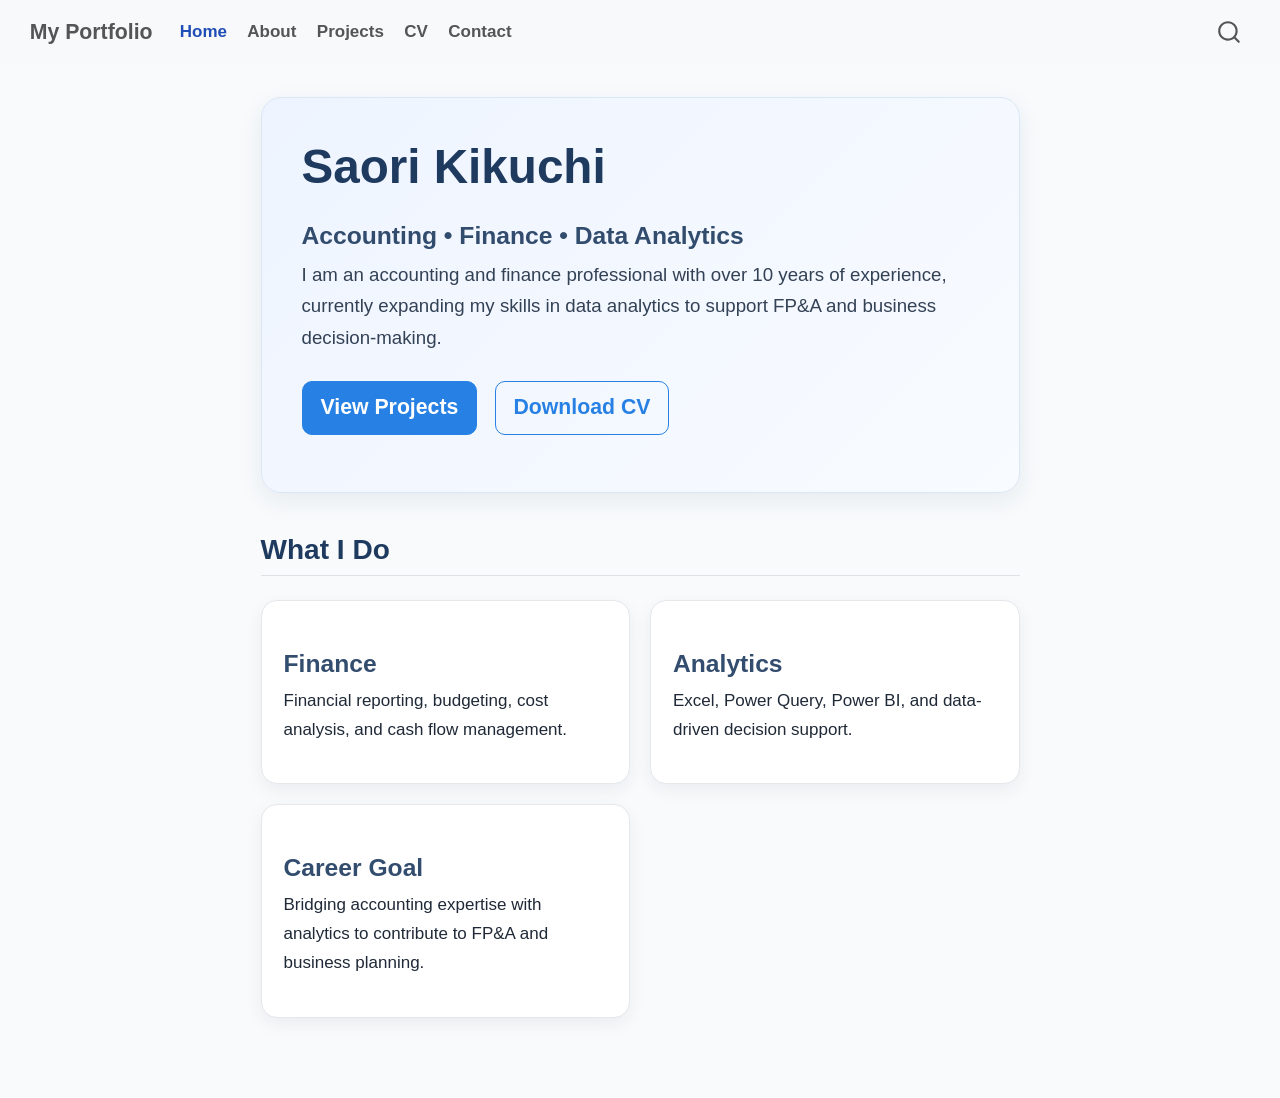
<file: docs/index.html>
<!DOCTYPE html>
<html xmlns="http://www.w3.org/1999/xhtml" lang="en" xml:lang="en"><head>

<meta charset="utf-8">
<meta name="generator" content="quarto-1.9.33">

<meta name="viewport" content="width=device-width, initial-scale=1.0, user-scalable=yes">


<title>My Portfolio</title>
<style>
/* Default styles provided by pandoc.
** See https://pandoc.org/MANUAL.html#variables-for-html for config info.
*/
code{white-space: pre-wrap;}
span.smallcaps{font-variant: small-caps;}
div.columns{display: flex; gap: min(4vw, 1.5em);}
div.column{flex: auto; overflow-x: auto;}
div.hanging-indent{margin-left: 1.5em; text-indent: -1.5em;}
ul.task-list{list-style: none;}
ul.task-list li input[type="checkbox"] {
  width: 0.8em;
  margin: 0 0.8em 0.2em -1em; /* quarto-specific, see https://github.com/quarto-dev/quarto-cli/issues/4556 */ 
  vertical-align: middle;
}
</style>


<script src="site_libs/quarto-nav/quarto-nav.js"></script>
<script src="site_libs/quarto-nav/headroom.min.js"></script>
<script src="site_libs/clipboard/clipboard.min.js"></script>
<script src="site_libs/quarto-search/autocomplete.umd.js"></script>
<script src="site_libs/quarto-search/fuse.min.js"></script>
<script src="site_libs/quarto-search/quarto-search.js"></script>
<meta name="quarto:offset" content="./">
<script src="site_libs/quarto-html/quarto.js" type="module"></script>
<script src="site_libs/quarto-html/tabsets/tabsets.js" type="module"></script>
<script src="site_libs/quarto-html/popper.min.js"></script>
<script src="site_libs/quarto-html/tippy.umd.min.js"></script>
<script src="site_libs/quarto-html/anchor.min.js"></script>
<link href="site_libs/quarto-html/tippy.css" rel="stylesheet">
<link href="site_libs/quarto-html/quarto-syntax-highlighting-6d4e4c6c342646cac9792aff734a6985.css" rel="stylesheet" id="quarto-text-highlighting-styles">
<script src="site_libs/bootstrap/bootstrap.min.js"></script>
<link href="site_libs/bootstrap/bootstrap-icons.css" rel="stylesheet">
<link href="site_libs/bootstrap/bootstrap-a0f9fd0d421825b736dc1bbcbcba2219.min.css" rel="stylesheet" append-hash="true" id="quarto-bootstrap" data-mode="light">
<script id="quarto-search-options" type="application/json">{
  "location": "navbar",
  "copy-button": false,
  "collapse-after": 3,
  "panel-placement": "end",
  "type": "overlay",
  "limit": 50,
  "keyboard-shortcut": [
    "f",
    "/",
    "s"
  ],
  "show-item-context": false,
  "language": {
    "search-no-results-text": "No results",
    "search-matching-documents-text": "matching documents",
    "search-copy-link-title": "Copy link to search",
    "search-hide-matches-text": "Hide additional matches",
    "search-more-match-text": "more match in this document",
    "search-more-matches-text": "more matches in this document",
    "search-clear-button-title": "Clear",
    "search-text-placeholder": "",
    "search-detached-cancel-button-title": "Cancel",
    "search-submit-button-title": "Submit",
    "search-label": "Search"
  }
}</script>


<link rel="stylesheet" href="styles.css">
</head>

<body class="nav-fixed fullcontent quarto-light">

<div id="quarto-search-results"></div>
  <header id="quarto-header" class="headroom fixed-top">
    <nav class="navbar navbar-expand-lg " data-bs-theme="dark">
      <div class="navbar-container container-fluid">
      <div class="navbar-brand-container mx-auto">
    <a class="navbar-brand" href="./index.html">
    <span class="navbar-title">My Portfolio</span>
    </a>
  </div>
            <div id="quarto-search" class="" title="Search"></div>
          <button class="navbar-toggler" type="button" data-bs-toggle="collapse" data-bs-target="#navbarCollapse" aria-controls="navbarCollapse" role="menu" aria-expanded="false" aria-label="Toggle navigation" onclick="if (window.quartoToggleHeadroom) { window.quartoToggleHeadroom(); }">
  <span class="navbar-toggler-icon"></span>
</button>
          <div class="collapse navbar-collapse" id="navbarCollapse">
            <ul class="navbar-nav navbar-nav-scroll me-auto">
  <li class="nav-item">
    <a class="nav-link active" href="./index.html" aria-current="page"> 
<span class="menu-text">Home</span></a>
  </li>  
  <li class="nav-item">
    <a class="nav-link" href="./about.html"> 
<span class="menu-text">About</span></a>
  </li>  
  <li class="nav-item">
    <a class="nav-link" href="./projects.html"> 
<span class="menu-text">Projects</span></a>
  </li>  
  <li class="nav-item">
    <a class="nav-link" href="./cv.html"> 
<span class="menu-text">CV</span></a>
  </li>  
  <li class="nav-item">
    <a class="nav-link" href="./contact.html"> 
<span class="menu-text">Contact</span></a>
  </li>  
</ul>
          </div> <!-- /navcollapse -->
            <div class="quarto-navbar-tools">
</div>
      </div> <!-- /container-fluid -->
    </nav>
</header>
<!-- content -->
<div id="quarto-content" class="quarto-container page-columns page-rows-contents page-layout-article page-navbar">
<!-- sidebar -->
<!-- margin-sidebar -->
    
<!-- main -->
<main class="content" id="quarto-document-content"><header id="title-block-header" class="quarto-title-block"></header>




<section id="saori-kikuchi" class="level1 hero">
<h1>Saori Kikuchi</h1>
<section id="accounting-finance-data-analytics" class="level3">
<h3 class="anchored" data-anchor-id="accounting-finance-data-analytics">Accounting • Finance • Data Analytics</h3>
<p>I am an accounting and finance professional with over 10 years of experience, currently expanding my skills in data analytics to support FP&amp;A and business decision-making.</p>
<p><a href="./projects.html" class="btn btn-primary btn-lg">View Projects</a> <a href="CV2026.pdf" class="btn btn-outline-primary btn-lg">Download CV</a></p>
</section>
</section>
<section id="what-i-do" class="level2">
<h2 class="anchored" data-anchor-id="what-i-do">What I Do</h2>
<div class="feature-grid">
<section id="finance" class="level3 feature-card">
<h3 class="anchored" data-anchor-id="finance">Finance</h3>
<p>Financial reporting, budgeting, cost analysis, and cash flow management.</p>
</section>
<section id="analytics" class="level3 feature-card">
<h3 class="anchored" data-anchor-id="analytics">Analytics</h3>
<p>Excel, Power Query, Power BI, and data-driven decision support.</p>
</section>
<section id="career-goal" class="level3 feature-card">
<h3 class="anchored" data-anchor-id="career-goal">Career Goal</h3>
<p>Bridging accounting expertise with analytics to contribute to FP&amp;A and business planning.</p>
</section>
</div>


</section>

</main> <!-- /main -->
<script id="quarto-html-after-body" type="application/javascript">
  window.document.addEventListener("DOMContentLoaded", function (event) {
    const icon = "";
    const anchorJS = new window.AnchorJS();
    anchorJS.options = {
      placement: 'right',
      icon: icon
    };
    anchorJS.add('.anchored');
    const isCodeAnnotation = (el) => {
      for (const clz of el.classList) {
        if (clz.startsWith('code-annotation-')) {                     
          return true;
        }
      }
      return false;
    }
    const onCopySuccess = function(e) {
      // button target
      const button = e.trigger;
      // don't keep focus
      button.blur();
      // flash "checked"
      button.classList.add('code-copy-button-checked');
      var currentTitle = button.getAttribute("title");
      button.setAttribute("title", "Copied!");
      let tooltip;
      if (window.bootstrap) {
        button.setAttribute("data-bs-toggle", "tooltip");
        button.setAttribute("data-bs-placement", "left");
        button.setAttribute("data-bs-title", "Copied!");
        tooltip = new bootstrap.Tooltip(button, 
          { trigger: "manual", 
            customClass: "code-copy-button-tooltip",
            offset: [0, -8]});
        tooltip.show();    
      }
      setTimeout(function() {
        if (tooltip) {
          tooltip.hide();
          button.removeAttribute("data-bs-title");
          button.removeAttribute("data-bs-toggle");
          button.removeAttribute("data-bs-placement");
        }
        button.setAttribute("title", currentTitle);
        button.classList.remove('code-copy-button-checked');
      }, 1000);
      // clear code selection
      e.clearSelection();
    }
    const getTextToCopy = function(trigger) {
      const outerScaffold = trigger.parentElement.cloneNode(true);
      const codeEl = outerScaffold.querySelector('code');
      for (const childEl of codeEl.children) {
        if (isCodeAnnotation(childEl)) {
          childEl.remove();
        }
      }
      return codeEl.innerText;
    }
    const clipboard = new window.ClipboardJS('.code-copy-button:not([data-in-quarto-modal])', {
      text: getTextToCopy
    });
    clipboard.on('success', onCopySuccess);
    if (window.document.getElementById('quarto-embedded-source-code-modal')) {
      const clipboardModal = new window.ClipboardJS('.code-copy-button[data-in-quarto-modal]', {
        text: getTextToCopy,
        container: window.document.getElementById('quarto-embedded-source-code-modal')
      });
      clipboardModal.on('success', onCopySuccess);
    }
      var localhostRegex = new RegExp(/^(?:http|https):\/\/localhost\:?[0-9]*\//);
      var mailtoRegex = new RegExp(/^mailto:/);
        var filterRegex = new RegExp('/' + window.location.host + '/');
      var isInternal = (href) => {
          return filterRegex.test(href) || localhostRegex.test(href) || mailtoRegex.test(href);
      }
      // Inspect non-navigation links and adorn them if external
     var links = window.document.querySelectorAll('a[href]:not(.nav-link):not(.navbar-brand):not(.toc-action):not(.sidebar-link):not(.sidebar-item-toggle):not(.pagination-link):not(.no-external):not([aria-hidden]):not(.dropdown-item):not(.quarto-navigation-tool):not(.about-link)');
      for (var i=0; i<links.length; i++) {
        const link = links[i];
        if (!isInternal(link.href)) {
          // undo the damage that might have been done by quarto-nav.js in the case of
          // links that we want to consider external
          if (link.dataset.originalHref !== undefined) {
            link.href = link.dataset.originalHref;
          }
        }
      }
    function tippyHover(el, contentFn, onTriggerFn, onUntriggerFn) {
      const config = {
        allowHTML: true,
        maxWidth: 500,
        delay: 100,
        arrow: false,
        appendTo: function(el) {
            return el.parentElement;
        },
        interactive: true,
        interactiveBorder: 10,
        theme: 'quarto',
        placement: 'bottom-start',
      };
      if (contentFn) {
        config.content = contentFn;
      }
      if (onTriggerFn) {
        config.onTrigger = onTriggerFn;
      }
      if (onUntriggerFn) {
        config.onUntrigger = onUntriggerFn;
      }
      window.tippy(el, config); 
    }
    const noterefs = window.document.querySelectorAll('a[role="doc-noteref"]');
    for (var i=0; i<noterefs.length; i++) {
      const ref = noterefs[i];
      tippyHover(ref, function() {
        // use id or data attribute instead here
        let href = ref.getAttribute('data-footnote-href') || ref.getAttribute('href');
        try { href = new URL(href).hash; } catch {}
        const id = href.replace(/^#\/?/, "");
        const note = window.document.getElementById(id);
        if (note) {
          return note.innerHTML;
        } else {
          return "";
        }
      });
    }
    const xrefs = window.document.querySelectorAll('a.quarto-xref');
    const processXRef = (id, note) => {
      // Strip column container classes
      const stripColumnClz = (el) => {
        el.classList.remove("page-full", "page-columns");
        if (el.children) {
          for (const child of el.children) {
            stripColumnClz(child);
          }
        }
      }
      stripColumnClz(note)
      if (id === null || id.startsWith('sec-')) {
        // Special case sections, only their first couple elements
        const container = document.createElement("div");
        if (note.children && note.children.length > 2) {
          container.appendChild(note.children[0].cloneNode(true));
          for (let i = 1; i < note.children.length; i++) {
            const child = note.children[i];
            if (child.tagName === "P" && child.innerText === "") {
              continue;
            } else {
              container.appendChild(child.cloneNode(true));
              break;
            }
          }
          if (window.Quarto?.typesetMath) {
            window.Quarto.typesetMath(container);
          }
          return container.innerHTML
        } else {
          if (window.Quarto?.typesetMath) {
            window.Quarto.typesetMath(note);
          }
          return note.innerHTML;
        }
      } else {
        // Remove any anchor links if they are present
        const anchorLink = note.querySelector('a.anchorjs-link');
        if (anchorLink) {
          anchorLink.remove();
        }
        if (window.Quarto?.typesetMath) {
          window.Quarto.typesetMath(note);
        }
        if (note.classList.contains("callout")) {
          return note.outerHTML;
        } else {
          return note.innerHTML;
        }
      }
    }
    for (var i=0; i<xrefs.length; i++) {
      const xref = xrefs[i];
      tippyHover(xref, undefined, function(instance) {
        instance.disable();
        let url = xref.getAttribute('href');
        let hash = undefined; 
        if (url.startsWith('#')) {
          hash = url;
        } else {
          try { hash = new URL(url).hash; } catch {}
        }
        if (hash) {
          const id = hash.replace(/^#\/?/, "");
          const note = window.document.getElementById(id);
          if (note !== null) {
            try {
              const html = processXRef(id, note.cloneNode(true));
              instance.setContent(html);
            } finally {
              instance.enable();
              instance.show();
            }
          } else {
            // See if we can fetch this
            fetch(url.split('#')[0])
            .then(res => res.text())
            .then(html => {
              const parser = new DOMParser();
              const htmlDoc = parser.parseFromString(html, "text/html");
              const note = htmlDoc.getElementById(id);
              if (note !== null) {
                const html = processXRef(id, note);
                instance.setContent(html);
              } 
            }).finally(() => {
              instance.enable();
              instance.show();
            });
          }
        } else {
          // See if we can fetch a full url (with no hash to target)
          // This is a special case and we should probably do some content thinning / targeting
          fetch(url)
          .then(res => res.text())
          .then(html => {
            const parser = new DOMParser();
            const htmlDoc = parser.parseFromString(html, "text/html");
            const note = htmlDoc.querySelector('main.content');
            if (note !== null) {
              // This should only happen for chapter cross references
              // (since there is no id in the URL)
              // remove the first header
              if (note.children.length > 0 && note.children[0].tagName === "HEADER") {
                note.children[0].remove();
              }
              const html = processXRef(null, note);
              instance.setContent(html);
            } 
          }).finally(() => {
            instance.enable();
            instance.show();
          });
        }
      }, function(instance) {
      });
    }
        let selectedAnnoteEl;
        const selectorForAnnotation = ( cell, annotation) => {
          let cellAttr = 'data-code-cell="' + cell + '"';
          let lineAttr = 'data-code-annotation="' +  annotation + '"';
          const selector = 'span[' + cellAttr + '][' + lineAttr + ']';
          return selector;
        }
        const selectCodeLines = (annoteEl) => {
          const doc = window.document;
          const targetCell = annoteEl.getAttribute("data-target-cell");
          const targetAnnotation = annoteEl.getAttribute("data-target-annotation");
          const annoteSpan = window.document.querySelector(selectorForAnnotation(targetCell, targetAnnotation));
          const lines = annoteSpan.getAttribute("data-code-lines").split(",");
          const lineIds = lines.map((line) => {
            return targetCell + "-" + line;
          })
          let top = null;
          let height = null;
          let parent = null;
          if (lineIds.length > 0) {
              //compute the position of the single el (top and bottom and make a div)
              const el = window.document.getElementById(lineIds[0]);
              top = el.offsetTop;
              height = el.offsetHeight;
              parent = el.parentElement.parentElement;
            if (lineIds.length > 1) {
              const lastEl = window.document.getElementById(lineIds[lineIds.length - 1]);
              const bottom = lastEl.offsetTop + lastEl.offsetHeight;
              height = bottom - top;
            }
            if (top !== null && height !== null && parent !== null) {
              // cook up a div (if necessary) and position it 
              let div = window.document.getElementById("code-annotation-line-highlight");
              if (div === null) {
                div = window.document.createElement("div");
                div.setAttribute("id", "code-annotation-line-highlight");
                div.style.position = 'absolute';
                parent.appendChild(div);
              }
              div.style.top = top - 2 + "px";
              div.style.height = height + 4 + "px";
              div.style.left = 0;
              let gutterDiv = window.document.getElementById("code-annotation-line-highlight-gutter");
              if (gutterDiv === null) {
                gutterDiv = window.document.createElement("div");
                gutterDiv.setAttribute("id", "code-annotation-line-highlight-gutter");
                gutterDiv.style.position = 'absolute';
                const codeCell = window.document.getElementById(targetCell);
                const gutter = codeCell.querySelector('.code-annotation-gutter');
                gutter.appendChild(gutterDiv);
              }
              gutterDiv.style.top = top - 2 + "px";
              gutterDiv.style.height = height + 4 + "px";
            }
            selectedAnnoteEl = annoteEl;
          }
        };
        const unselectCodeLines = () => {
          const elementsIds = ["code-annotation-line-highlight", "code-annotation-line-highlight-gutter"];
          elementsIds.forEach((elId) => {
            const div = window.document.getElementById(elId);
            if (div) {
              div.remove();
            }
          });
          selectedAnnoteEl = undefined;
        };
          // Handle positioning of the toggle
      window.addEventListener(
        "resize",
        throttle(() => {
          elRect = undefined;
          if (selectedAnnoteEl) {
            selectCodeLines(selectedAnnoteEl);
          }
        }, 10)
      );
      function throttle(fn, ms) {
      let throttle = false;
      let timer;
        return (...args) => {
          if(!throttle) { // first call gets through
              fn.apply(this, args);
              throttle = true;
          } else { // all the others get throttled
              if(timer) clearTimeout(timer); // cancel #2
              timer = setTimeout(() => {
                fn.apply(this, args);
                timer = throttle = false;
              }, ms);
          }
        };
      }
        // Attach click handler to the DT
        const annoteDls = window.document.querySelectorAll('dt[data-target-cell]');
        for (const annoteDlNode of annoteDls) {
          annoteDlNode.addEventListener('click', (event) => {
            const clickedEl = event.target;
            if (clickedEl !== selectedAnnoteEl) {
              unselectCodeLines();
              const activeEl = window.document.querySelector('dt[data-target-cell].code-annotation-active');
              if (activeEl) {
                activeEl.classList.remove('code-annotation-active');
              }
              selectCodeLines(clickedEl);
              clickedEl.classList.add('code-annotation-active');
            } else {
              // Unselect the line
              unselectCodeLines();
              clickedEl.classList.remove('code-annotation-active');
            }
          });
        }
    const findCites = (el) => {
      const parentEl = el.parentElement;
      if (parentEl) {
        const cites = parentEl.dataset.cites;
        if (cites) {
          return {
            el,
            cites: cites.split(' ')
          };
        } else {
          return findCites(el.parentElement)
        }
      } else {
        return undefined;
      }
    };
    var bibliorefs = window.document.querySelectorAll('a[role="doc-biblioref"]');
    for (var i=0; i<bibliorefs.length; i++) {
      const ref = bibliorefs[i];
      const citeInfo = findCites(ref);
      if (citeInfo) {
        tippyHover(citeInfo.el, function() {
          var popup = window.document.createElement('div');
          citeInfo.cites.forEach(function(cite) {
            var citeDiv = window.document.createElement('div');
            citeDiv.classList.add('hanging-indent');
            citeDiv.classList.add('csl-entry');
            var biblioDiv = window.document.getElementById('ref-' + cite);
            if (biblioDiv) {
              citeDiv.innerHTML = biblioDiv.innerHTML;
            }
            popup.appendChild(citeDiv);
          });
          return popup.innerHTML;
        });
      }
    }
  });
  </script>
</div> <!-- /content -->




</body></html>
</file>
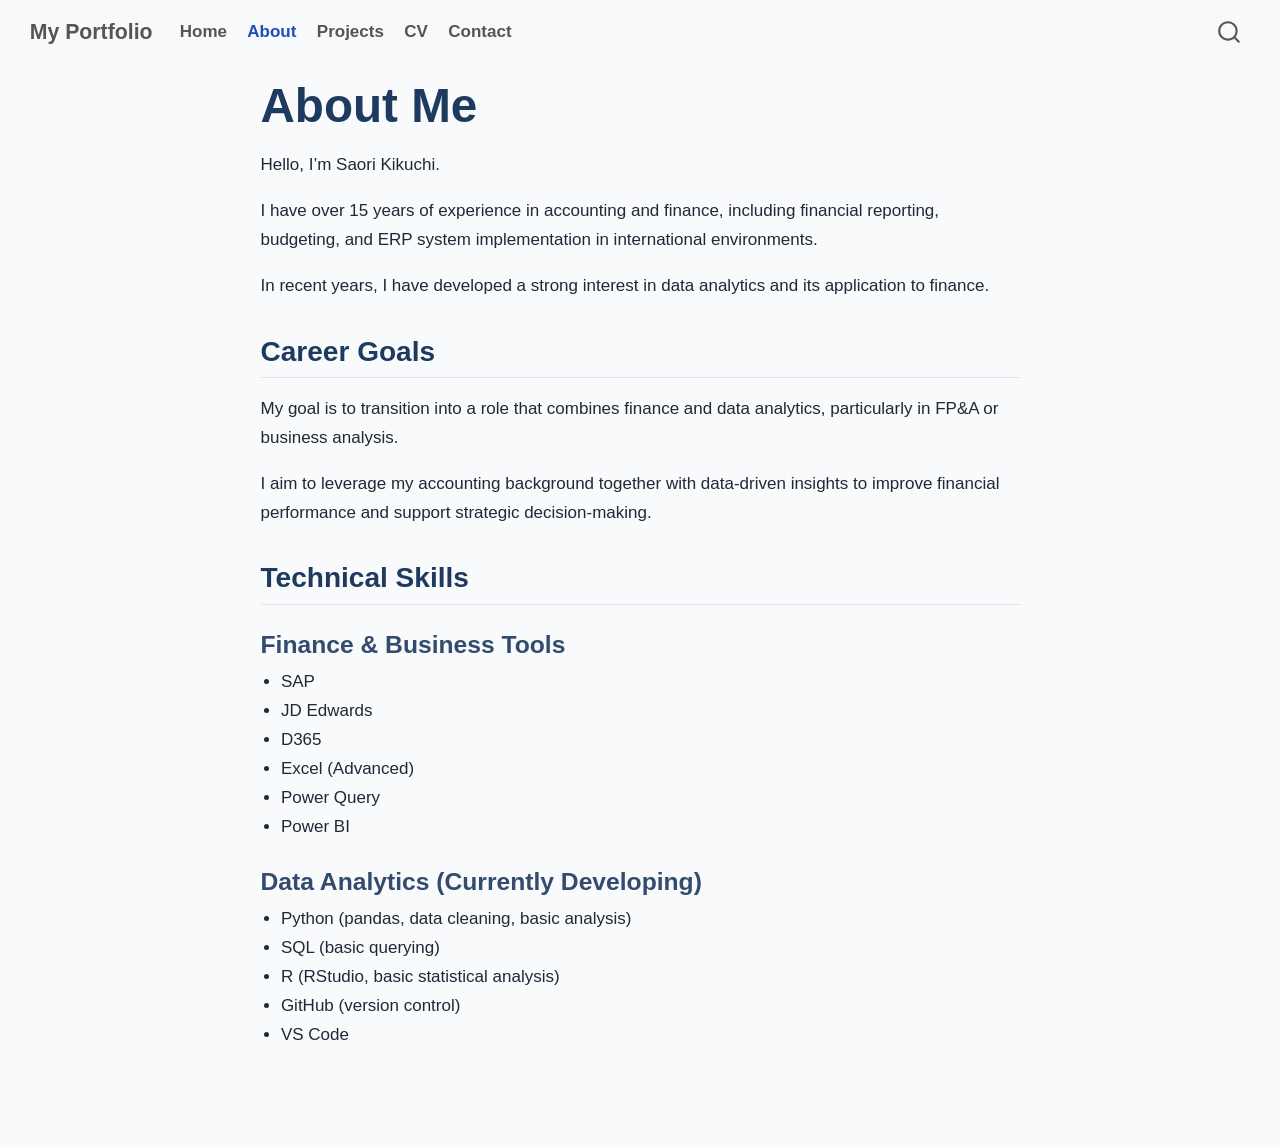
<file: docs/about.html>
<!DOCTYPE html>
<html xmlns="http://www.w3.org/1999/xhtml" lang="en" xml:lang="en"><head>

<meta charset="utf-8">
<meta name="generator" content="quarto-1.9.33">

<meta name="viewport" content="width=device-width, initial-scale=1.0, user-scalable=yes">


<title>About Me – My Portfolio</title>
<style>
/* Default styles provided by pandoc.
** See https://pandoc.org/MANUAL.html#variables-for-html for config info.
*/
code{white-space: pre-wrap;}
span.smallcaps{font-variant: small-caps;}
div.columns{display: flex; gap: min(4vw, 1.5em);}
div.column{flex: auto; overflow-x: auto;}
div.hanging-indent{margin-left: 1.5em; text-indent: -1.5em;}
ul.task-list{list-style: none;}
ul.task-list li input[type="checkbox"] {
  width: 0.8em;
  margin: 0 0.8em 0.2em -1em; /* quarto-specific, see https://github.com/quarto-dev/quarto-cli/issues/4556 */ 
  vertical-align: middle;
}
</style>


<script src="site_libs/quarto-nav/quarto-nav.js"></script>
<script src="site_libs/quarto-nav/headroom.min.js"></script>
<script src="site_libs/clipboard/clipboard.min.js"></script>
<script src="site_libs/quarto-search/autocomplete.umd.js"></script>
<script src="site_libs/quarto-search/fuse.min.js"></script>
<script src="site_libs/quarto-search/quarto-search.js"></script>
<meta name="quarto:offset" content="./">
<script src="site_libs/quarto-html/quarto.js" type="module"></script>
<script src="site_libs/quarto-html/tabsets/tabsets.js" type="module"></script>
<script src="site_libs/quarto-html/popper.min.js"></script>
<script src="site_libs/quarto-html/tippy.umd.min.js"></script>
<script src="site_libs/quarto-html/anchor.min.js"></script>
<link href="site_libs/quarto-html/tippy.css" rel="stylesheet">
<link href="site_libs/quarto-html/quarto-syntax-highlighting-6d4e4c6c342646cac9792aff734a6985.css" rel="stylesheet" id="quarto-text-highlighting-styles">
<script src="site_libs/bootstrap/bootstrap.min.js"></script>
<link href="site_libs/bootstrap/bootstrap-icons.css" rel="stylesheet">
<link href="site_libs/bootstrap/bootstrap-a0f9fd0d421825b736dc1bbcbcba2219.min.css" rel="stylesheet" append-hash="true" id="quarto-bootstrap" data-mode="light">
<script id="quarto-search-options" type="application/json">{
  "location": "navbar",
  "copy-button": false,
  "collapse-after": 3,
  "panel-placement": "end",
  "type": "overlay",
  "limit": 50,
  "keyboard-shortcut": [
    "f",
    "/",
    "s"
  ],
  "show-item-context": false,
  "language": {
    "search-no-results-text": "No results",
    "search-matching-documents-text": "matching documents",
    "search-copy-link-title": "Copy link to search",
    "search-hide-matches-text": "Hide additional matches",
    "search-more-match-text": "more match in this document",
    "search-more-matches-text": "more matches in this document",
    "search-clear-button-title": "Clear",
    "search-text-placeholder": "",
    "search-detached-cancel-button-title": "Cancel",
    "search-submit-button-title": "Submit",
    "search-label": "Search"
  }
}</script>


<link rel="stylesheet" href="styles.css">
</head>

<body class="nav-fixed fullcontent quarto-light">

<div id="quarto-search-results"></div>
  <header id="quarto-header" class="headroom fixed-top">
    <nav class="navbar navbar-expand-lg " data-bs-theme="dark">
      <div class="navbar-container container-fluid">
      <div class="navbar-brand-container mx-auto">
    <a class="navbar-brand" href="./index.html">
    <span class="navbar-title">My Portfolio</span>
    </a>
  </div>
            <div id="quarto-search" class="" title="Search"></div>
          <button class="navbar-toggler" type="button" data-bs-toggle="collapse" data-bs-target="#navbarCollapse" aria-controls="navbarCollapse" role="menu" aria-expanded="false" aria-label="Toggle navigation" onclick="if (window.quartoToggleHeadroom) { window.quartoToggleHeadroom(); }">
  <span class="navbar-toggler-icon"></span>
</button>
          <div class="collapse navbar-collapse" id="navbarCollapse">
            <ul class="navbar-nav navbar-nav-scroll me-auto">
  <li class="nav-item">
    <a class="nav-link" href="./index.html"> 
<span class="menu-text">Home</span></a>
  </li>  
  <li class="nav-item">
    <a class="nav-link active" href="./about.html" aria-current="page"> 
<span class="menu-text">About</span></a>
  </li>  
  <li class="nav-item">
    <a class="nav-link" href="./projects.html"> 
<span class="menu-text">Projects</span></a>
  </li>  
  <li class="nav-item">
    <a class="nav-link" href="./cv.html"> 
<span class="menu-text">CV</span></a>
  </li>  
  <li class="nav-item">
    <a class="nav-link" href="./contact.html"> 
<span class="menu-text">Contact</span></a>
  </li>  
</ul>
          </div> <!-- /navcollapse -->
            <div class="quarto-navbar-tools">
</div>
      </div> <!-- /container-fluid -->
    </nav>
</header>
<!-- content -->
<div id="quarto-content" class="quarto-container page-columns page-rows-contents page-layout-article page-navbar">
<!-- sidebar -->
<!-- margin-sidebar -->
    
<!-- main -->
<main class="content" id="quarto-document-content">

<header id="title-block-header" class="quarto-title-block default">
<div class="quarto-title">
<h1 class="title">About Me</h1>
</div>



<div class="quarto-title-meta">

    
  
    
  </div>
  


</header>


<p>Hello, I’m Saori Kikuchi.</p>
<p>I have over 15 years of experience in accounting and finance, including financial reporting, budgeting, and ERP system implementation in international environments.</p>
<p>In recent years, I have developed a strong interest in data analytics and its application to finance.</p>
<section id="career-goals" class="level2">
<h2 class="anchored" data-anchor-id="career-goals">Career Goals</h2>
<p>My goal is to transition into a role that combines finance and data analytics, particularly in FP&amp;A or business analysis.</p>
<p>I aim to leverage my accounting background together with data-driven insights to improve financial performance and support strategic decision-making.</p>
</section>
<section id="technical-skills" class="level2">
<h2 class="anchored" data-anchor-id="technical-skills">Technical Skills</h2>
<section id="finance-business-tools" class="level3">
<h3 class="anchored" data-anchor-id="finance-business-tools">Finance &amp; Business Tools</h3>
<ul>
<li>SAP</li>
<li>JD Edwards</li>
<li>D365</li>
<li>Excel (Advanced)</li>
<li>Power Query</li>
<li>Power BI</li>
</ul>
</section>
<section id="data-analytics-currently-developing" class="level3">
<h3 class="anchored" data-anchor-id="data-analytics-currently-developing">Data Analytics (Currently Developing)</h3>
<ul>
<li>Python (pandas, data cleaning, basic analysis)</li>
<li>SQL (basic querying)</li>
<li>R (RStudio, basic statistical analysis)</li>
<li>GitHub (version control)</li>
<li>VS Code</li>
</ul>


</section>
</section>

</main> <!-- /main -->
<script id="quarto-html-after-body" type="application/javascript">
  window.document.addEventListener("DOMContentLoaded", function (event) {
    const icon = "";
    const anchorJS = new window.AnchorJS();
    anchorJS.options = {
      placement: 'right',
      icon: icon
    };
    anchorJS.add('.anchored');
    const isCodeAnnotation = (el) => {
      for (const clz of el.classList) {
        if (clz.startsWith('code-annotation-')) {                     
          return true;
        }
      }
      return false;
    }
    const onCopySuccess = function(e) {
      // button target
      const button = e.trigger;
      // don't keep focus
      button.blur();
      // flash "checked"
      button.classList.add('code-copy-button-checked');
      var currentTitle = button.getAttribute("title");
      button.setAttribute("title", "Copied!");
      let tooltip;
      if (window.bootstrap) {
        button.setAttribute("data-bs-toggle", "tooltip");
        button.setAttribute("data-bs-placement", "left");
        button.setAttribute("data-bs-title", "Copied!");
        tooltip = new bootstrap.Tooltip(button, 
          { trigger: "manual", 
            customClass: "code-copy-button-tooltip",
            offset: [0, -8]});
        tooltip.show();    
      }
      setTimeout(function() {
        if (tooltip) {
          tooltip.hide();
          button.removeAttribute("data-bs-title");
          button.removeAttribute("data-bs-toggle");
          button.removeAttribute("data-bs-placement");
        }
        button.setAttribute("title", currentTitle);
        button.classList.remove('code-copy-button-checked');
      }, 1000);
      // clear code selection
      e.clearSelection();
    }
    const getTextToCopy = function(trigger) {
      const outerScaffold = trigger.parentElement.cloneNode(true);
      const codeEl = outerScaffold.querySelector('code');
      for (const childEl of codeEl.children) {
        if (isCodeAnnotation(childEl)) {
          childEl.remove();
        }
      }
      return codeEl.innerText;
    }
    const clipboard = new window.ClipboardJS('.code-copy-button:not([data-in-quarto-modal])', {
      text: getTextToCopy
    });
    clipboard.on('success', onCopySuccess);
    if (window.document.getElementById('quarto-embedded-source-code-modal')) {
      const clipboardModal = new window.ClipboardJS('.code-copy-button[data-in-quarto-modal]', {
        text: getTextToCopy,
        container: window.document.getElementById('quarto-embedded-source-code-modal')
      });
      clipboardModal.on('success', onCopySuccess);
    }
      var localhostRegex = new RegExp(/^(?:http|https):\/\/localhost\:?[0-9]*\//);
      var mailtoRegex = new RegExp(/^mailto:/);
        var filterRegex = new RegExp('/' + window.location.host + '/');
      var isInternal = (href) => {
          return filterRegex.test(href) || localhostRegex.test(href) || mailtoRegex.test(href);
      }
      // Inspect non-navigation links and adorn them if external
     var links = window.document.querySelectorAll('a[href]:not(.nav-link):not(.navbar-brand):not(.toc-action):not(.sidebar-link):not(.sidebar-item-toggle):not(.pagination-link):not(.no-external):not([aria-hidden]):not(.dropdown-item):not(.quarto-navigation-tool):not(.about-link)');
      for (var i=0; i<links.length; i++) {
        const link = links[i];
        if (!isInternal(link.href)) {
          // undo the damage that might have been done by quarto-nav.js in the case of
          // links that we want to consider external
          if (link.dataset.originalHref !== undefined) {
            link.href = link.dataset.originalHref;
          }
        }
      }
    function tippyHover(el, contentFn, onTriggerFn, onUntriggerFn) {
      const config = {
        allowHTML: true,
        maxWidth: 500,
        delay: 100,
        arrow: false,
        appendTo: function(el) {
            return el.parentElement;
        },
        interactive: true,
        interactiveBorder: 10,
        theme: 'quarto',
        placement: 'bottom-start',
      };
      if (contentFn) {
        config.content = contentFn;
      }
      if (onTriggerFn) {
        config.onTrigger = onTriggerFn;
      }
      if (onUntriggerFn) {
        config.onUntrigger = onUntriggerFn;
      }
      window.tippy(el, config); 
    }
    const noterefs = window.document.querySelectorAll('a[role="doc-noteref"]');
    for (var i=0; i<noterefs.length; i++) {
      const ref = noterefs[i];
      tippyHover(ref, function() {
        // use id or data attribute instead here
        let href = ref.getAttribute('data-footnote-href') || ref.getAttribute('href');
        try { href = new URL(href).hash; } catch {}
        const id = href.replace(/^#\/?/, "");
        const note = window.document.getElementById(id);
        if (note) {
          return note.innerHTML;
        } else {
          return "";
        }
      });
    }
    const xrefs = window.document.querySelectorAll('a.quarto-xref');
    const processXRef = (id, note) => {
      // Strip column container classes
      const stripColumnClz = (el) => {
        el.classList.remove("page-full", "page-columns");
        if (el.children) {
          for (const child of el.children) {
            stripColumnClz(child);
          }
        }
      }
      stripColumnClz(note)
      if (id === null || id.startsWith('sec-')) {
        // Special case sections, only their first couple elements
        const container = document.createElement("div");
        if (note.children && note.children.length > 2) {
          container.appendChild(note.children[0].cloneNode(true));
          for (let i = 1; i < note.children.length; i++) {
            const child = note.children[i];
            if (child.tagName === "P" && child.innerText === "") {
              continue;
            } else {
              container.appendChild(child.cloneNode(true));
              break;
            }
          }
          if (window.Quarto?.typesetMath) {
            window.Quarto.typesetMath(container);
          }
          return container.innerHTML
        } else {
          if (window.Quarto?.typesetMath) {
            window.Quarto.typesetMath(note);
          }
          return note.innerHTML;
        }
      } else {
        // Remove any anchor links if they are present
        const anchorLink = note.querySelector('a.anchorjs-link');
        if (anchorLink) {
          anchorLink.remove();
        }
        if (window.Quarto?.typesetMath) {
          window.Quarto.typesetMath(note);
        }
        if (note.classList.contains("callout")) {
          return note.outerHTML;
        } else {
          return note.innerHTML;
        }
      }
    }
    for (var i=0; i<xrefs.length; i++) {
      const xref = xrefs[i];
      tippyHover(xref, undefined, function(instance) {
        instance.disable();
        let url = xref.getAttribute('href');
        let hash = undefined; 
        if (url.startsWith('#')) {
          hash = url;
        } else {
          try { hash = new URL(url).hash; } catch {}
        }
        if (hash) {
          const id = hash.replace(/^#\/?/, "");
          const note = window.document.getElementById(id);
          if (note !== null) {
            try {
              const html = processXRef(id, note.cloneNode(true));
              instance.setContent(html);
            } finally {
              instance.enable();
              instance.show();
            }
          } else {
            // See if we can fetch this
            fetch(url.split('#')[0])
            .then(res => res.text())
            .then(html => {
              const parser = new DOMParser();
              const htmlDoc = parser.parseFromString(html, "text/html");
              const note = htmlDoc.getElementById(id);
              if (note !== null) {
                const html = processXRef(id, note);
                instance.setContent(html);
              } 
            }).finally(() => {
              instance.enable();
              instance.show();
            });
          }
        } else {
          // See if we can fetch a full url (with no hash to target)
          // This is a special case and we should probably do some content thinning / targeting
          fetch(url)
          .then(res => res.text())
          .then(html => {
            const parser = new DOMParser();
            const htmlDoc = parser.parseFromString(html, "text/html");
            const note = htmlDoc.querySelector('main.content');
            if (note !== null) {
              // This should only happen for chapter cross references
              // (since there is no id in the URL)
              // remove the first header
              if (note.children.length > 0 && note.children[0].tagName === "HEADER") {
                note.children[0].remove();
              }
              const html = processXRef(null, note);
              instance.setContent(html);
            } 
          }).finally(() => {
            instance.enable();
            instance.show();
          });
        }
      }, function(instance) {
      });
    }
        let selectedAnnoteEl;
        const selectorForAnnotation = ( cell, annotation) => {
          let cellAttr = 'data-code-cell="' + cell + '"';
          let lineAttr = 'data-code-annotation="' +  annotation + '"';
          const selector = 'span[' + cellAttr + '][' + lineAttr + ']';
          return selector;
        }
        const selectCodeLines = (annoteEl) => {
          const doc = window.document;
          const targetCell = annoteEl.getAttribute("data-target-cell");
          const targetAnnotation = annoteEl.getAttribute("data-target-annotation");
          const annoteSpan = window.document.querySelector(selectorForAnnotation(targetCell, targetAnnotation));
          const lines = annoteSpan.getAttribute("data-code-lines").split(",");
          const lineIds = lines.map((line) => {
            return targetCell + "-" + line;
          })
          let top = null;
          let height = null;
          let parent = null;
          if (lineIds.length > 0) {
              //compute the position of the single el (top and bottom and make a div)
              const el = window.document.getElementById(lineIds[0]);
              top = el.offsetTop;
              height = el.offsetHeight;
              parent = el.parentElement.parentElement;
            if (lineIds.length > 1) {
              const lastEl = window.document.getElementById(lineIds[lineIds.length - 1]);
              const bottom = lastEl.offsetTop + lastEl.offsetHeight;
              height = bottom - top;
            }
            if (top !== null && height !== null && parent !== null) {
              // cook up a div (if necessary) and position it 
              let div = window.document.getElementById("code-annotation-line-highlight");
              if (div === null) {
                div = window.document.createElement("div");
                div.setAttribute("id", "code-annotation-line-highlight");
                div.style.position = 'absolute';
                parent.appendChild(div);
              }
              div.style.top = top - 2 + "px";
              div.style.height = height + 4 + "px";
              div.style.left = 0;
              let gutterDiv = window.document.getElementById("code-annotation-line-highlight-gutter");
              if (gutterDiv === null) {
                gutterDiv = window.document.createElement("div");
                gutterDiv.setAttribute("id", "code-annotation-line-highlight-gutter");
                gutterDiv.style.position = 'absolute';
                const codeCell = window.document.getElementById(targetCell);
                const gutter = codeCell.querySelector('.code-annotation-gutter');
                gutter.appendChild(gutterDiv);
              }
              gutterDiv.style.top = top - 2 + "px";
              gutterDiv.style.height = height + 4 + "px";
            }
            selectedAnnoteEl = annoteEl;
          }
        };
        const unselectCodeLines = () => {
          const elementsIds = ["code-annotation-line-highlight", "code-annotation-line-highlight-gutter"];
          elementsIds.forEach((elId) => {
            const div = window.document.getElementById(elId);
            if (div) {
              div.remove();
            }
          });
          selectedAnnoteEl = undefined;
        };
          // Handle positioning of the toggle
      window.addEventListener(
        "resize",
        throttle(() => {
          elRect = undefined;
          if (selectedAnnoteEl) {
            selectCodeLines(selectedAnnoteEl);
          }
        }, 10)
      );
      function throttle(fn, ms) {
      let throttle = false;
      let timer;
        return (...args) => {
          if(!throttle) { // first call gets through
              fn.apply(this, args);
              throttle = true;
          } else { // all the others get throttled
              if(timer) clearTimeout(timer); // cancel #2
              timer = setTimeout(() => {
                fn.apply(this, args);
                timer = throttle = false;
              }, ms);
          }
        };
      }
        // Attach click handler to the DT
        const annoteDls = window.document.querySelectorAll('dt[data-target-cell]');
        for (const annoteDlNode of annoteDls) {
          annoteDlNode.addEventListener('click', (event) => {
            const clickedEl = event.target;
            if (clickedEl !== selectedAnnoteEl) {
              unselectCodeLines();
              const activeEl = window.document.querySelector('dt[data-target-cell].code-annotation-active');
              if (activeEl) {
                activeEl.classList.remove('code-annotation-active');
              }
              selectCodeLines(clickedEl);
              clickedEl.classList.add('code-annotation-active');
            } else {
              // Unselect the line
              unselectCodeLines();
              clickedEl.classList.remove('code-annotation-active');
            }
          });
        }
    const findCites = (el) => {
      const parentEl = el.parentElement;
      if (parentEl) {
        const cites = parentEl.dataset.cites;
        if (cites) {
          return {
            el,
            cites: cites.split(' ')
          };
        } else {
          return findCites(el.parentElement)
        }
      } else {
        return undefined;
      }
    };
    var bibliorefs = window.document.querySelectorAll('a[role="doc-biblioref"]');
    for (var i=0; i<bibliorefs.length; i++) {
      const ref = bibliorefs[i];
      const citeInfo = findCites(ref);
      if (citeInfo) {
        tippyHover(citeInfo.el, function() {
          var popup = window.document.createElement('div');
          citeInfo.cites.forEach(function(cite) {
            var citeDiv = window.document.createElement('div');
            citeDiv.classList.add('hanging-indent');
            citeDiv.classList.add('csl-entry');
            var biblioDiv = window.document.getElementById('ref-' + cite);
            if (biblioDiv) {
              citeDiv.innerHTML = biblioDiv.innerHTML;
            }
            popup.appendChild(citeDiv);
          });
          return popup.innerHTML;
        });
      }
    }
  });
  </script>
</div> <!-- /content -->




</body></html>
</file>
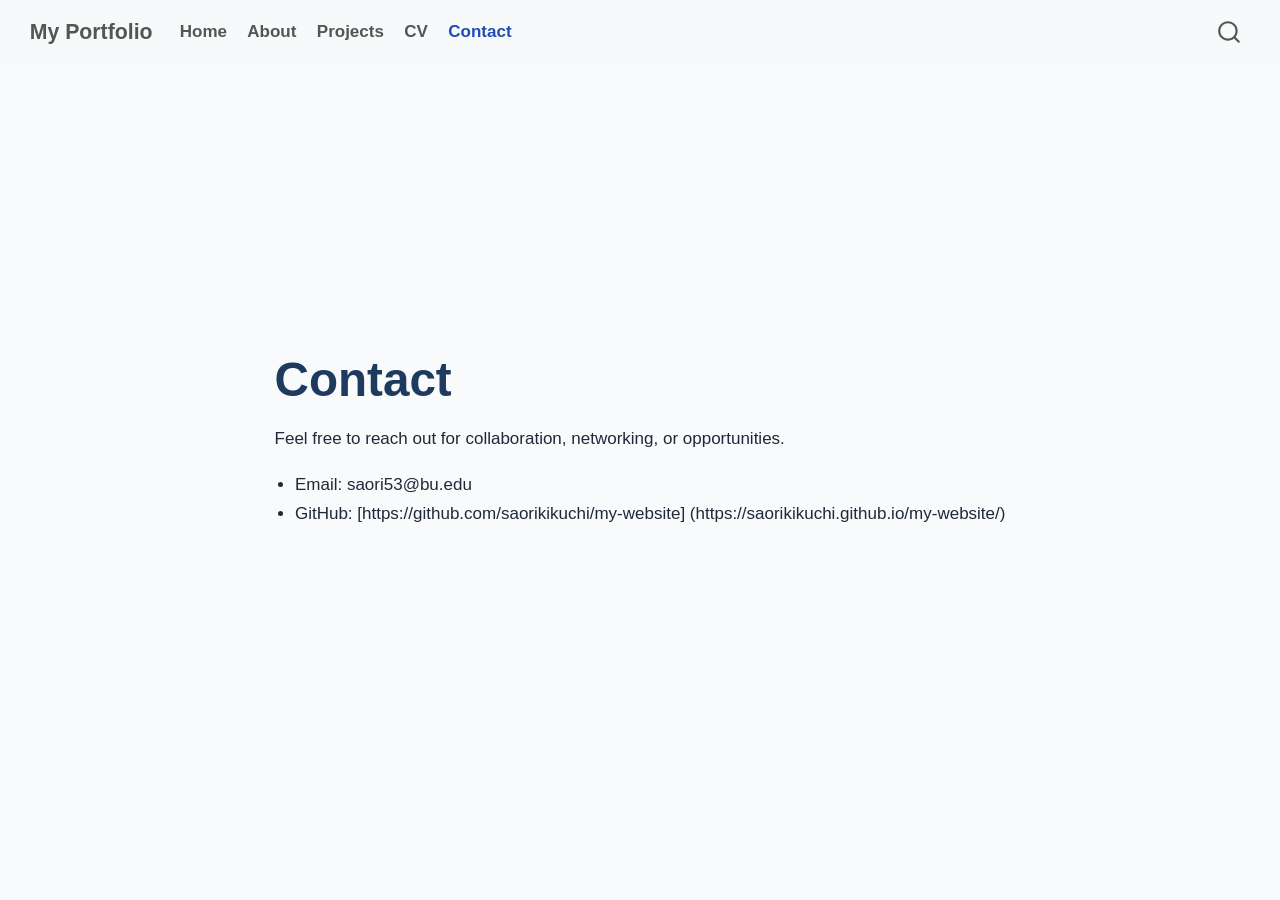
<file: docs/contact.html>
<!DOCTYPE html>
<html xmlns="http://www.w3.org/1999/xhtml" lang="en" xml:lang="en"><head>

<meta charset="utf-8">
<meta name="generator" content="quarto-1.9.33">

<meta name="viewport" content="width=device-width, initial-scale=1.0, user-scalable=yes">


<title>Contact – My Portfolio</title>
<style>
/* Default styles provided by pandoc.
** See https://pandoc.org/MANUAL.html#variables-for-html for config info.
*/
code{white-space: pre-wrap;}
span.smallcaps{font-variant: small-caps;}
div.columns{display: flex; gap: min(4vw, 1.5em);}
div.column{flex: auto; overflow-x: auto;}
div.hanging-indent{margin-left: 1.5em; text-indent: -1.5em;}
ul.task-list{list-style: none;}
ul.task-list li input[type="checkbox"] {
  width: 0.8em;
  margin: 0 0.8em 0.2em -1em; /* quarto-specific, see https://github.com/quarto-dev/quarto-cli/issues/4556 */ 
  vertical-align: middle;
}
</style>


<script src="site_libs/quarto-nav/quarto-nav.js"></script>
<script src="site_libs/quarto-nav/headroom.min.js"></script>
<script src="site_libs/clipboard/clipboard.min.js"></script>
<script src="site_libs/quarto-search/autocomplete.umd.js"></script>
<script src="site_libs/quarto-search/fuse.min.js"></script>
<script src="site_libs/quarto-search/quarto-search.js"></script>
<meta name="quarto:offset" content="./">
<script src="site_libs/quarto-html/quarto.js" type="module"></script>
<script src="site_libs/quarto-html/tabsets/tabsets.js" type="module"></script>
<script src="site_libs/quarto-html/popper.min.js"></script>
<script src="site_libs/quarto-html/tippy.umd.min.js"></script>
<script src="site_libs/quarto-html/anchor.min.js"></script>
<link href="site_libs/quarto-html/tippy.css" rel="stylesheet">
<link href="site_libs/quarto-html/quarto-syntax-highlighting-6d4e4c6c342646cac9792aff734a6985.css" rel="stylesheet" id="quarto-text-highlighting-styles">
<script src="site_libs/bootstrap/bootstrap.min.js"></script>
<link href="site_libs/bootstrap/bootstrap-icons.css" rel="stylesheet">
<link href="site_libs/bootstrap/bootstrap-a0f9fd0d421825b736dc1bbcbcba2219.min.css" rel="stylesheet" append-hash="true" id="quarto-bootstrap" data-mode="light">
<script id="quarto-search-options" type="application/json">{
  "location": "navbar",
  "copy-button": false,
  "collapse-after": 3,
  "panel-placement": "end",
  "type": "overlay",
  "limit": 50,
  "keyboard-shortcut": [
    "f",
    "/",
    "s"
  ],
  "show-item-context": false,
  "language": {
    "search-no-results-text": "No results",
    "search-matching-documents-text": "matching documents",
    "search-copy-link-title": "Copy link to search",
    "search-hide-matches-text": "Hide additional matches",
    "search-more-match-text": "more match in this document",
    "search-more-matches-text": "more matches in this document",
    "search-clear-button-title": "Clear",
    "search-text-placeholder": "",
    "search-detached-cancel-button-title": "Cancel",
    "search-submit-button-title": "Submit",
    "search-label": "Search"
  }
}</script>


<link rel="stylesheet" href="styles.css">
</head>

<body class="nav-fixed fullcontent quarto-light">

<div id="quarto-search-results"></div>
  <header id="quarto-header" class="headroom fixed-top">
    <nav class="navbar navbar-expand-lg " data-bs-theme="dark">
      <div class="navbar-container container-fluid">
      <div class="navbar-brand-container mx-auto">
    <a class="navbar-brand" href="./index.html">
    <span class="navbar-title">My Portfolio</span>
    </a>
  </div>
            <div id="quarto-search" class="" title="Search"></div>
          <button class="navbar-toggler" type="button" data-bs-toggle="collapse" data-bs-target="#navbarCollapse" aria-controls="navbarCollapse" role="menu" aria-expanded="false" aria-label="Toggle navigation" onclick="if (window.quartoToggleHeadroom) { window.quartoToggleHeadroom(); }">
  <span class="navbar-toggler-icon"></span>
</button>
          <div class="collapse navbar-collapse" id="navbarCollapse">
            <ul class="navbar-nav navbar-nav-scroll me-auto">
  <li class="nav-item">
    <a class="nav-link" href="./index.html"> 
<span class="menu-text">Home</span></a>
  </li>  
  <li class="nav-item">
    <a class="nav-link" href="./about.html"> 
<span class="menu-text">About</span></a>
  </li>  
  <li class="nav-item">
    <a class="nav-link" href="./projects.html"> 
<span class="menu-text">Projects</span></a>
  </li>  
  <li class="nav-item">
    <a class="nav-link" href="./cv.html"> 
<span class="menu-text">CV</span></a>
  </li>  
  <li class="nav-item">
    <a class="nav-link active" href="./contact.html" aria-current="page"> 
<span class="menu-text">Contact</span></a>
  </li>  
</ul>
          </div> <!-- /navcollapse -->
            <div class="quarto-navbar-tools">
</div>
      </div> <!-- /container-fluid -->
    </nav>
</header>
<!-- content -->
<div id="quarto-content" class="quarto-container page-columns page-rows-contents page-layout-article page-navbar">
<!-- sidebar -->
<!-- margin-sidebar -->
    
<!-- main -->
<main class="content" id="quarto-document-content">

<header id="title-block-header" class="quarto-title-block default">
<div class="quarto-title">
<h1 class="title">Contact</h1>
</div>



<div class="quarto-title-meta">

    
  
    
  </div>
  


</header>


<p>Feel free to reach out for collaboration, networking, or opportunities.</p>
<ul>
<li>Email: saori53@bu.edu</li>
<li>GitHub: [https://github.com/saorikikuchi/my-website] (https://saorikikuchi.github.io/my-website/)</li>
</ul>



</main> <!-- /main -->
<script id="quarto-html-after-body" type="application/javascript">
  window.document.addEventListener("DOMContentLoaded", function (event) {
    const icon = "";
    const anchorJS = new window.AnchorJS();
    anchorJS.options = {
      placement: 'right',
      icon: icon
    };
    anchorJS.add('.anchored');
    const isCodeAnnotation = (el) => {
      for (const clz of el.classList) {
        if (clz.startsWith('code-annotation-')) {                     
          return true;
        }
      }
      return false;
    }
    const onCopySuccess = function(e) {
      // button target
      const button = e.trigger;
      // don't keep focus
      button.blur();
      // flash "checked"
      button.classList.add('code-copy-button-checked');
      var currentTitle = button.getAttribute("title");
      button.setAttribute("title", "Copied!");
      let tooltip;
      if (window.bootstrap) {
        button.setAttribute("data-bs-toggle", "tooltip");
        button.setAttribute("data-bs-placement", "left");
        button.setAttribute("data-bs-title", "Copied!");
        tooltip = new bootstrap.Tooltip(button, 
          { trigger: "manual", 
            customClass: "code-copy-button-tooltip",
            offset: [0, -8]});
        tooltip.show();    
      }
      setTimeout(function() {
        if (tooltip) {
          tooltip.hide();
          button.removeAttribute("data-bs-title");
          button.removeAttribute("data-bs-toggle");
          button.removeAttribute("data-bs-placement");
        }
        button.setAttribute("title", currentTitle);
        button.classList.remove('code-copy-button-checked');
      }, 1000);
      // clear code selection
      e.clearSelection();
    }
    const getTextToCopy = function(trigger) {
      const outerScaffold = trigger.parentElement.cloneNode(true);
      const codeEl = outerScaffold.querySelector('code');
      for (const childEl of codeEl.children) {
        if (isCodeAnnotation(childEl)) {
          childEl.remove();
        }
      }
      return codeEl.innerText;
    }
    const clipboard = new window.ClipboardJS('.code-copy-button:not([data-in-quarto-modal])', {
      text: getTextToCopy
    });
    clipboard.on('success', onCopySuccess);
    if (window.document.getElementById('quarto-embedded-source-code-modal')) {
      const clipboardModal = new window.ClipboardJS('.code-copy-button[data-in-quarto-modal]', {
        text: getTextToCopy,
        container: window.document.getElementById('quarto-embedded-source-code-modal')
      });
      clipboardModal.on('success', onCopySuccess);
    }
      var localhostRegex = new RegExp(/^(?:http|https):\/\/localhost\:?[0-9]*\//);
      var mailtoRegex = new RegExp(/^mailto:/);
        var filterRegex = new RegExp('/' + window.location.host + '/');
      var isInternal = (href) => {
          return filterRegex.test(href) || localhostRegex.test(href) || mailtoRegex.test(href);
      }
      // Inspect non-navigation links and adorn them if external
     var links = window.document.querySelectorAll('a[href]:not(.nav-link):not(.navbar-brand):not(.toc-action):not(.sidebar-link):not(.sidebar-item-toggle):not(.pagination-link):not(.no-external):not([aria-hidden]):not(.dropdown-item):not(.quarto-navigation-tool):not(.about-link)');
      for (var i=0; i<links.length; i++) {
        const link = links[i];
        if (!isInternal(link.href)) {
          // undo the damage that might have been done by quarto-nav.js in the case of
          // links that we want to consider external
          if (link.dataset.originalHref !== undefined) {
            link.href = link.dataset.originalHref;
          }
        }
      }
    function tippyHover(el, contentFn, onTriggerFn, onUntriggerFn) {
      const config = {
        allowHTML: true,
        maxWidth: 500,
        delay: 100,
        arrow: false,
        appendTo: function(el) {
            return el.parentElement;
        },
        interactive: true,
        interactiveBorder: 10,
        theme: 'quarto',
        placement: 'bottom-start',
      };
      if (contentFn) {
        config.content = contentFn;
      }
      if (onTriggerFn) {
        config.onTrigger = onTriggerFn;
      }
      if (onUntriggerFn) {
        config.onUntrigger = onUntriggerFn;
      }
      window.tippy(el, config); 
    }
    const noterefs = window.document.querySelectorAll('a[role="doc-noteref"]');
    for (var i=0; i<noterefs.length; i++) {
      const ref = noterefs[i];
      tippyHover(ref, function() {
        // use id or data attribute instead here
        let href = ref.getAttribute('data-footnote-href') || ref.getAttribute('href');
        try { href = new URL(href).hash; } catch {}
        const id = href.replace(/^#\/?/, "");
        const note = window.document.getElementById(id);
        if (note) {
          return note.innerHTML;
        } else {
          return "";
        }
      });
    }
    const xrefs = window.document.querySelectorAll('a.quarto-xref');
    const processXRef = (id, note) => {
      // Strip column container classes
      const stripColumnClz = (el) => {
        el.classList.remove("page-full", "page-columns");
        if (el.children) {
          for (const child of el.children) {
            stripColumnClz(child);
          }
        }
      }
      stripColumnClz(note)
      if (id === null || id.startsWith('sec-')) {
        // Special case sections, only their first couple elements
        const container = document.createElement("div");
        if (note.children && note.children.length > 2) {
          container.appendChild(note.children[0].cloneNode(true));
          for (let i = 1; i < note.children.length; i++) {
            const child = note.children[i];
            if (child.tagName === "P" && child.innerText === "") {
              continue;
            } else {
              container.appendChild(child.cloneNode(true));
              break;
            }
          }
          if (window.Quarto?.typesetMath) {
            window.Quarto.typesetMath(container);
          }
          return container.innerHTML
        } else {
          if (window.Quarto?.typesetMath) {
            window.Quarto.typesetMath(note);
          }
          return note.innerHTML;
        }
      } else {
        // Remove any anchor links if they are present
        const anchorLink = note.querySelector('a.anchorjs-link');
        if (anchorLink) {
          anchorLink.remove();
        }
        if (window.Quarto?.typesetMath) {
          window.Quarto.typesetMath(note);
        }
        if (note.classList.contains("callout")) {
          return note.outerHTML;
        } else {
          return note.innerHTML;
        }
      }
    }
    for (var i=0; i<xrefs.length; i++) {
      const xref = xrefs[i];
      tippyHover(xref, undefined, function(instance) {
        instance.disable();
        let url = xref.getAttribute('href');
        let hash = undefined; 
        if (url.startsWith('#')) {
          hash = url;
        } else {
          try { hash = new URL(url).hash; } catch {}
        }
        if (hash) {
          const id = hash.replace(/^#\/?/, "");
          const note = window.document.getElementById(id);
          if (note !== null) {
            try {
              const html = processXRef(id, note.cloneNode(true));
              instance.setContent(html);
            } finally {
              instance.enable();
              instance.show();
            }
          } else {
            // See if we can fetch this
            fetch(url.split('#')[0])
            .then(res => res.text())
            .then(html => {
              const parser = new DOMParser();
              const htmlDoc = parser.parseFromString(html, "text/html");
              const note = htmlDoc.getElementById(id);
              if (note !== null) {
                const html = processXRef(id, note);
                instance.setContent(html);
              } 
            }).finally(() => {
              instance.enable();
              instance.show();
            });
          }
        } else {
          // See if we can fetch a full url (with no hash to target)
          // This is a special case and we should probably do some content thinning / targeting
          fetch(url)
          .then(res => res.text())
          .then(html => {
            const parser = new DOMParser();
            const htmlDoc = parser.parseFromString(html, "text/html");
            const note = htmlDoc.querySelector('main.content');
            if (note !== null) {
              // This should only happen for chapter cross references
              // (since there is no id in the URL)
              // remove the first header
              if (note.children.length > 0 && note.children[0].tagName === "HEADER") {
                note.children[0].remove();
              }
              const html = processXRef(null, note);
              instance.setContent(html);
            } 
          }).finally(() => {
            instance.enable();
            instance.show();
          });
        }
      }, function(instance) {
      });
    }
        let selectedAnnoteEl;
        const selectorForAnnotation = ( cell, annotation) => {
          let cellAttr = 'data-code-cell="' + cell + '"';
          let lineAttr = 'data-code-annotation="' +  annotation + '"';
          const selector = 'span[' + cellAttr + '][' + lineAttr + ']';
          return selector;
        }
        const selectCodeLines = (annoteEl) => {
          const doc = window.document;
          const targetCell = annoteEl.getAttribute("data-target-cell");
          const targetAnnotation = annoteEl.getAttribute("data-target-annotation");
          const annoteSpan = window.document.querySelector(selectorForAnnotation(targetCell, targetAnnotation));
          const lines = annoteSpan.getAttribute("data-code-lines").split(",");
          const lineIds = lines.map((line) => {
            return targetCell + "-" + line;
          })
          let top = null;
          let height = null;
          let parent = null;
          if (lineIds.length > 0) {
              //compute the position of the single el (top and bottom and make a div)
              const el = window.document.getElementById(lineIds[0]);
              top = el.offsetTop;
              height = el.offsetHeight;
              parent = el.parentElement.parentElement;
            if (lineIds.length > 1) {
              const lastEl = window.document.getElementById(lineIds[lineIds.length - 1]);
              const bottom = lastEl.offsetTop + lastEl.offsetHeight;
              height = bottom - top;
            }
            if (top !== null && height !== null && parent !== null) {
              // cook up a div (if necessary) and position it 
              let div = window.document.getElementById("code-annotation-line-highlight");
              if (div === null) {
                div = window.document.createElement("div");
                div.setAttribute("id", "code-annotation-line-highlight");
                div.style.position = 'absolute';
                parent.appendChild(div);
              }
              div.style.top = top - 2 + "px";
              div.style.height = height + 4 + "px";
              div.style.left = 0;
              let gutterDiv = window.document.getElementById("code-annotation-line-highlight-gutter");
              if (gutterDiv === null) {
                gutterDiv = window.document.createElement("div");
                gutterDiv.setAttribute("id", "code-annotation-line-highlight-gutter");
                gutterDiv.style.position = 'absolute';
                const codeCell = window.document.getElementById(targetCell);
                const gutter = codeCell.querySelector('.code-annotation-gutter');
                gutter.appendChild(gutterDiv);
              }
              gutterDiv.style.top = top - 2 + "px";
              gutterDiv.style.height = height + 4 + "px";
            }
            selectedAnnoteEl = annoteEl;
          }
        };
        const unselectCodeLines = () => {
          const elementsIds = ["code-annotation-line-highlight", "code-annotation-line-highlight-gutter"];
          elementsIds.forEach((elId) => {
            const div = window.document.getElementById(elId);
            if (div) {
              div.remove();
            }
          });
          selectedAnnoteEl = undefined;
        };
          // Handle positioning of the toggle
      window.addEventListener(
        "resize",
        throttle(() => {
          elRect = undefined;
          if (selectedAnnoteEl) {
            selectCodeLines(selectedAnnoteEl);
          }
        }, 10)
      );
      function throttle(fn, ms) {
      let throttle = false;
      let timer;
        return (...args) => {
          if(!throttle) { // first call gets through
              fn.apply(this, args);
              throttle = true;
          } else { // all the others get throttled
              if(timer) clearTimeout(timer); // cancel #2
              timer = setTimeout(() => {
                fn.apply(this, args);
                timer = throttle = false;
              }, ms);
          }
        };
      }
        // Attach click handler to the DT
        const annoteDls = window.document.querySelectorAll('dt[data-target-cell]');
        for (const annoteDlNode of annoteDls) {
          annoteDlNode.addEventListener('click', (event) => {
            const clickedEl = event.target;
            if (clickedEl !== selectedAnnoteEl) {
              unselectCodeLines();
              const activeEl = window.document.querySelector('dt[data-target-cell].code-annotation-active');
              if (activeEl) {
                activeEl.classList.remove('code-annotation-active');
              }
              selectCodeLines(clickedEl);
              clickedEl.classList.add('code-annotation-active');
            } else {
              // Unselect the line
              unselectCodeLines();
              clickedEl.classList.remove('code-annotation-active');
            }
          });
        }
    const findCites = (el) => {
      const parentEl = el.parentElement;
      if (parentEl) {
        const cites = parentEl.dataset.cites;
        if (cites) {
          return {
            el,
            cites: cites.split(' ')
          };
        } else {
          return findCites(el.parentElement)
        }
      } else {
        return undefined;
      }
    };
    var bibliorefs = window.document.querySelectorAll('a[role="doc-biblioref"]');
    for (var i=0; i<bibliorefs.length; i++) {
      const ref = bibliorefs[i];
      const citeInfo = findCites(ref);
      if (citeInfo) {
        tippyHover(citeInfo.el, function() {
          var popup = window.document.createElement('div');
          citeInfo.cites.forEach(function(cite) {
            var citeDiv = window.document.createElement('div');
            citeDiv.classList.add('hanging-indent');
            citeDiv.classList.add('csl-entry');
            var biblioDiv = window.document.getElementById('ref-' + cite);
            if (biblioDiv) {
              citeDiv.innerHTML = biblioDiv.innerHTML;
            }
            popup.appendChild(citeDiv);
          });
          return popup.innerHTML;
        });
      }
    }
  });
  </script>
</div> <!-- /content -->




</body></html>
</file>
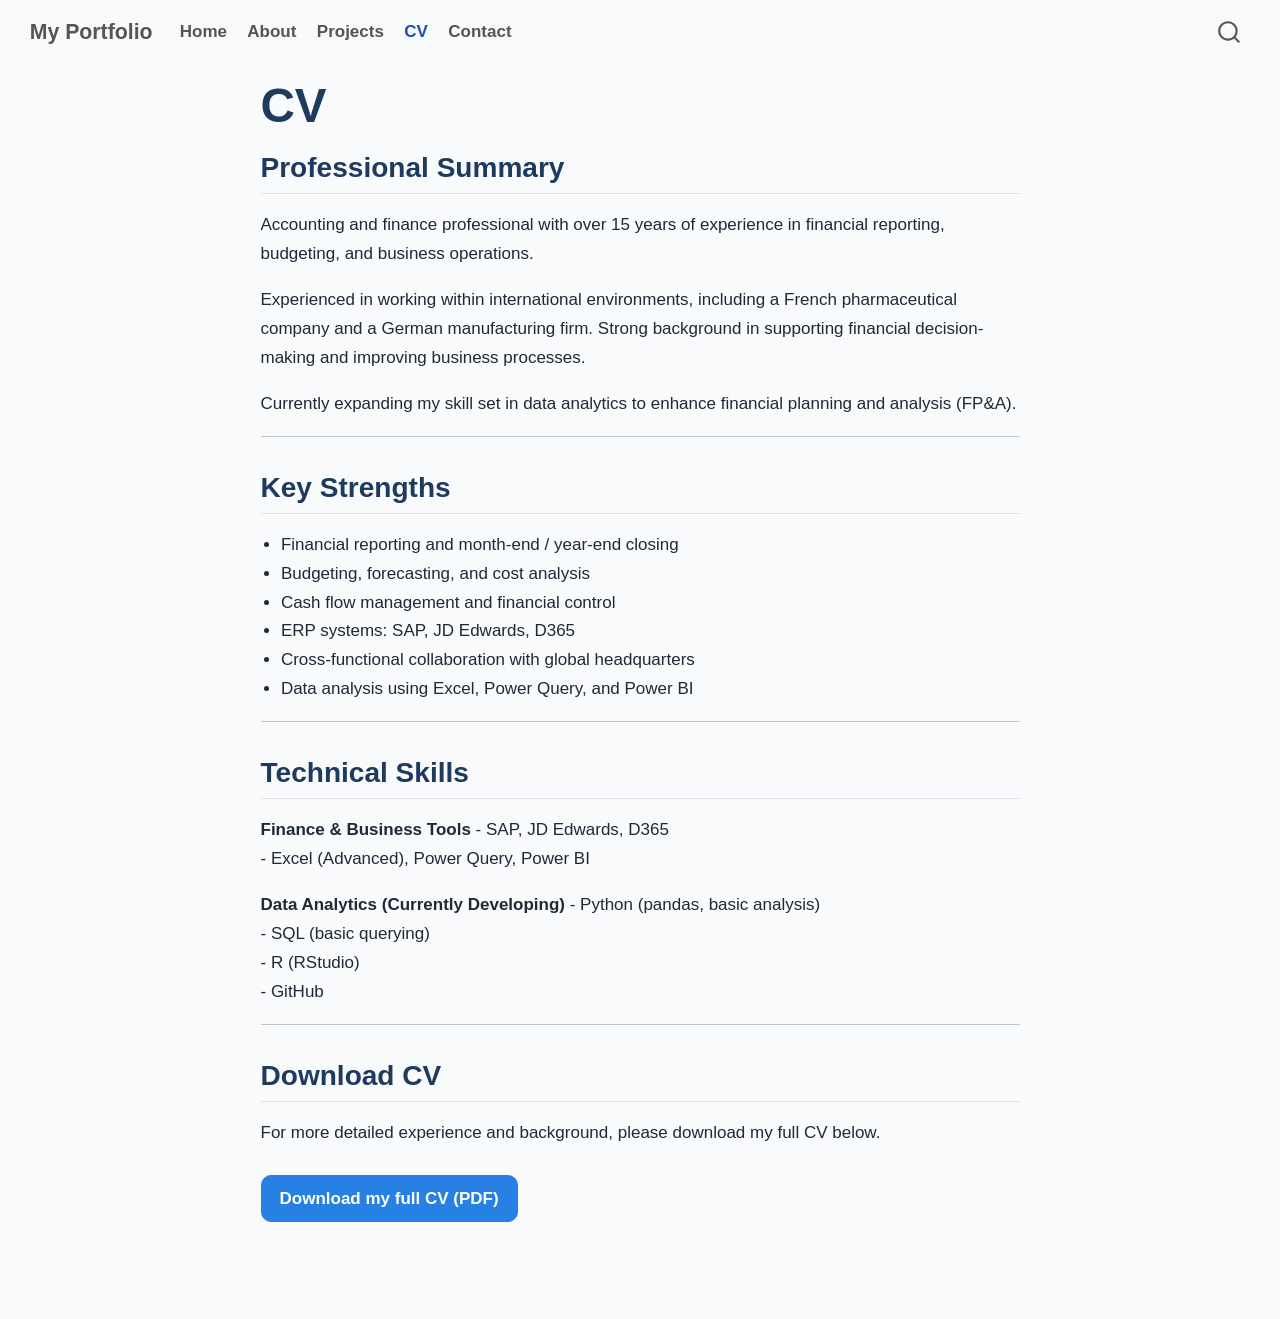
<file: docs/cv.html>
<!DOCTYPE html>
<html xmlns="http://www.w3.org/1999/xhtml" lang="en" xml:lang="en"><head>

<meta charset="utf-8">
<meta name="generator" content="quarto-1.9.33">

<meta name="viewport" content="width=device-width, initial-scale=1.0, user-scalable=yes">


<title>CV – My Portfolio</title>
<style>
/* Default styles provided by pandoc.
** See https://pandoc.org/MANUAL.html#variables-for-html for config info.
*/
code{white-space: pre-wrap;}
span.smallcaps{font-variant: small-caps;}
div.columns{display: flex; gap: min(4vw, 1.5em);}
div.column{flex: auto; overflow-x: auto;}
div.hanging-indent{margin-left: 1.5em; text-indent: -1.5em;}
ul.task-list{list-style: none;}
ul.task-list li input[type="checkbox"] {
  width: 0.8em;
  margin: 0 0.8em 0.2em -1em; /* quarto-specific, see https://github.com/quarto-dev/quarto-cli/issues/4556 */ 
  vertical-align: middle;
}
</style>


<script src="site_libs/quarto-nav/quarto-nav.js"></script>
<script src="site_libs/quarto-nav/headroom.min.js"></script>
<script src="site_libs/clipboard/clipboard.min.js"></script>
<script src="site_libs/quarto-search/autocomplete.umd.js"></script>
<script src="site_libs/quarto-search/fuse.min.js"></script>
<script src="site_libs/quarto-search/quarto-search.js"></script>
<meta name="quarto:offset" content="./">
<script src="site_libs/quarto-html/quarto.js" type="module"></script>
<script src="site_libs/quarto-html/tabsets/tabsets.js" type="module"></script>
<script src="site_libs/quarto-html/popper.min.js"></script>
<script src="site_libs/quarto-html/tippy.umd.min.js"></script>
<script src="site_libs/quarto-html/anchor.min.js"></script>
<link href="site_libs/quarto-html/tippy.css" rel="stylesheet">
<link href="site_libs/quarto-html/quarto-syntax-highlighting-6d4e4c6c342646cac9792aff734a6985.css" rel="stylesheet" id="quarto-text-highlighting-styles">
<script src="site_libs/bootstrap/bootstrap.min.js"></script>
<link href="site_libs/bootstrap/bootstrap-icons.css" rel="stylesheet">
<link href="site_libs/bootstrap/bootstrap-a0f9fd0d421825b736dc1bbcbcba2219.min.css" rel="stylesheet" append-hash="true" id="quarto-bootstrap" data-mode="light">
<script id="quarto-search-options" type="application/json">{
  "location": "navbar",
  "copy-button": false,
  "collapse-after": 3,
  "panel-placement": "end",
  "type": "overlay",
  "limit": 50,
  "keyboard-shortcut": [
    "f",
    "/",
    "s"
  ],
  "show-item-context": false,
  "language": {
    "search-no-results-text": "No results",
    "search-matching-documents-text": "matching documents",
    "search-copy-link-title": "Copy link to search",
    "search-hide-matches-text": "Hide additional matches",
    "search-more-match-text": "more match in this document",
    "search-more-matches-text": "more matches in this document",
    "search-clear-button-title": "Clear",
    "search-text-placeholder": "",
    "search-detached-cancel-button-title": "Cancel",
    "search-submit-button-title": "Submit",
    "search-label": "Search"
  }
}</script>


<link rel="stylesheet" href="styles.css">
</head>

<body class="nav-fixed fullcontent quarto-light">

<div id="quarto-search-results"></div>
  <header id="quarto-header" class="headroom fixed-top">
    <nav class="navbar navbar-expand-lg " data-bs-theme="dark">
      <div class="navbar-container container-fluid">
      <div class="navbar-brand-container mx-auto">
    <a class="navbar-brand" href="./index.html">
    <span class="navbar-title">My Portfolio</span>
    </a>
  </div>
            <div id="quarto-search" class="" title="Search"></div>
          <button class="navbar-toggler" type="button" data-bs-toggle="collapse" data-bs-target="#navbarCollapse" aria-controls="navbarCollapse" role="menu" aria-expanded="false" aria-label="Toggle navigation" onclick="if (window.quartoToggleHeadroom) { window.quartoToggleHeadroom(); }">
  <span class="navbar-toggler-icon"></span>
</button>
          <div class="collapse navbar-collapse" id="navbarCollapse">
            <ul class="navbar-nav navbar-nav-scroll me-auto">
  <li class="nav-item">
    <a class="nav-link" href="./index.html"> 
<span class="menu-text">Home</span></a>
  </li>  
  <li class="nav-item">
    <a class="nav-link" href="./about.html"> 
<span class="menu-text">About</span></a>
  </li>  
  <li class="nav-item">
    <a class="nav-link" href="./projects.html"> 
<span class="menu-text">Projects</span></a>
  </li>  
  <li class="nav-item">
    <a class="nav-link active" href="./cv.html" aria-current="page"> 
<span class="menu-text">CV</span></a>
  </li>  
  <li class="nav-item">
    <a class="nav-link" href="./contact.html"> 
<span class="menu-text">Contact</span></a>
  </li>  
</ul>
          </div> <!-- /navcollapse -->
            <div class="quarto-navbar-tools">
</div>
      </div> <!-- /container-fluid -->
    </nav>
</header>
<!-- content -->
<div id="quarto-content" class="quarto-container page-columns page-rows-contents page-layout-article page-navbar">
<!-- sidebar -->
<!-- margin-sidebar -->
    
<!-- main -->
<main class="content" id="quarto-document-content">

<header id="title-block-header" class="quarto-title-block default">
<div class="quarto-title">
<h1 class="title">CV</h1>
</div>



<div class="quarto-title-meta">

    
  
    
  </div>
  


</header>


<section id="professional-summary" class="level2">
<h2 class="anchored" data-anchor-id="professional-summary">Professional Summary</h2>
<p>Accounting and finance professional with over 15 years of experience in financial reporting, budgeting, and business operations.</p>
<p>Experienced in working within international environments, including a French pharmaceutical company and a German manufacturing firm. Strong background in supporting financial decision-making and improving business processes.</p>
<p>Currently expanding my skill set in data analytics to enhance financial planning and analysis (FP&amp;A).</p>
<hr>
</section>
<section id="key-strengths" class="level2">
<h2 class="anchored" data-anchor-id="key-strengths">Key Strengths</h2>
<ul>
<li>Financial reporting and month-end / year-end closing</li>
<li>Budgeting, forecasting, and cost analysis</li>
<li>Cash flow management and financial control</li>
<li>ERP systems: SAP, JD Edwards, D365</li>
<li>Cross-functional collaboration with global headquarters</li>
<li>Data analysis using Excel, Power Query, and Power BI</li>
</ul>
<hr>
</section>
<section id="technical-skills" class="level2">
<h2 class="anchored" data-anchor-id="technical-skills">Technical Skills</h2>
<p><strong>Finance &amp; Business Tools</strong> - SAP, JD Edwards, D365<br>
- Excel (Advanced), Power Query, Power BI</p>
<p><strong>Data Analytics (Currently Developing)</strong> - Python (pandas, basic analysis)<br>
- SQL (basic querying)<br>
- R (RStudio)<br>
- GitHub</p>
<hr>
</section>
<section id="download-cv" class="level2">
<h2 class="anchored" data-anchor-id="download-cv">Download CV</h2>
<p>For more detailed experience and background, please download my full CV below.</p>
<p><a href="CV2026.pdf" class="btn btn-primary">Download my full CV (PDF)</a></p>


</section>

</main> <!-- /main -->
<script id="quarto-html-after-body" type="application/javascript">
  window.document.addEventListener("DOMContentLoaded", function (event) {
    const icon = "";
    const anchorJS = new window.AnchorJS();
    anchorJS.options = {
      placement: 'right',
      icon: icon
    };
    anchorJS.add('.anchored');
    const isCodeAnnotation = (el) => {
      for (const clz of el.classList) {
        if (clz.startsWith('code-annotation-')) {                     
          return true;
        }
      }
      return false;
    }
    const onCopySuccess = function(e) {
      // button target
      const button = e.trigger;
      // don't keep focus
      button.blur();
      // flash "checked"
      button.classList.add('code-copy-button-checked');
      var currentTitle = button.getAttribute("title");
      button.setAttribute("title", "Copied!");
      let tooltip;
      if (window.bootstrap) {
        button.setAttribute("data-bs-toggle", "tooltip");
        button.setAttribute("data-bs-placement", "left");
        button.setAttribute("data-bs-title", "Copied!");
        tooltip = new bootstrap.Tooltip(button, 
          { trigger: "manual", 
            customClass: "code-copy-button-tooltip",
            offset: [0, -8]});
        tooltip.show();    
      }
      setTimeout(function() {
        if (tooltip) {
          tooltip.hide();
          button.removeAttribute("data-bs-title");
          button.removeAttribute("data-bs-toggle");
          button.removeAttribute("data-bs-placement");
        }
        button.setAttribute("title", currentTitle);
        button.classList.remove('code-copy-button-checked');
      }, 1000);
      // clear code selection
      e.clearSelection();
    }
    const getTextToCopy = function(trigger) {
      const outerScaffold = trigger.parentElement.cloneNode(true);
      const codeEl = outerScaffold.querySelector('code');
      for (const childEl of codeEl.children) {
        if (isCodeAnnotation(childEl)) {
          childEl.remove();
        }
      }
      return codeEl.innerText;
    }
    const clipboard = new window.ClipboardJS('.code-copy-button:not([data-in-quarto-modal])', {
      text: getTextToCopy
    });
    clipboard.on('success', onCopySuccess);
    if (window.document.getElementById('quarto-embedded-source-code-modal')) {
      const clipboardModal = new window.ClipboardJS('.code-copy-button[data-in-quarto-modal]', {
        text: getTextToCopy,
        container: window.document.getElementById('quarto-embedded-source-code-modal')
      });
      clipboardModal.on('success', onCopySuccess);
    }
      var localhostRegex = new RegExp(/^(?:http|https):\/\/localhost\:?[0-9]*\//);
      var mailtoRegex = new RegExp(/^mailto:/);
        var filterRegex = new RegExp('/' + window.location.host + '/');
      var isInternal = (href) => {
          return filterRegex.test(href) || localhostRegex.test(href) || mailtoRegex.test(href);
      }
      // Inspect non-navigation links and adorn them if external
     var links = window.document.querySelectorAll('a[href]:not(.nav-link):not(.navbar-brand):not(.toc-action):not(.sidebar-link):not(.sidebar-item-toggle):not(.pagination-link):not(.no-external):not([aria-hidden]):not(.dropdown-item):not(.quarto-navigation-tool):not(.about-link)');
      for (var i=0; i<links.length; i++) {
        const link = links[i];
        if (!isInternal(link.href)) {
          // undo the damage that might have been done by quarto-nav.js in the case of
          // links that we want to consider external
          if (link.dataset.originalHref !== undefined) {
            link.href = link.dataset.originalHref;
          }
        }
      }
    function tippyHover(el, contentFn, onTriggerFn, onUntriggerFn) {
      const config = {
        allowHTML: true,
        maxWidth: 500,
        delay: 100,
        arrow: false,
        appendTo: function(el) {
            return el.parentElement;
        },
        interactive: true,
        interactiveBorder: 10,
        theme: 'quarto',
        placement: 'bottom-start',
      };
      if (contentFn) {
        config.content = contentFn;
      }
      if (onTriggerFn) {
        config.onTrigger = onTriggerFn;
      }
      if (onUntriggerFn) {
        config.onUntrigger = onUntriggerFn;
      }
      window.tippy(el, config); 
    }
    const noterefs = window.document.querySelectorAll('a[role="doc-noteref"]');
    for (var i=0; i<noterefs.length; i++) {
      const ref = noterefs[i];
      tippyHover(ref, function() {
        // use id or data attribute instead here
        let href = ref.getAttribute('data-footnote-href') || ref.getAttribute('href');
        try { href = new URL(href).hash; } catch {}
        const id = href.replace(/^#\/?/, "");
        const note = window.document.getElementById(id);
        if (note) {
          return note.innerHTML;
        } else {
          return "";
        }
      });
    }
    const xrefs = window.document.querySelectorAll('a.quarto-xref');
    const processXRef = (id, note) => {
      // Strip column container classes
      const stripColumnClz = (el) => {
        el.classList.remove("page-full", "page-columns");
        if (el.children) {
          for (const child of el.children) {
            stripColumnClz(child);
          }
        }
      }
      stripColumnClz(note)
      if (id === null || id.startsWith('sec-')) {
        // Special case sections, only their first couple elements
        const container = document.createElement("div");
        if (note.children && note.children.length > 2) {
          container.appendChild(note.children[0].cloneNode(true));
          for (let i = 1; i < note.children.length; i++) {
            const child = note.children[i];
            if (child.tagName === "P" && child.innerText === "") {
              continue;
            } else {
              container.appendChild(child.cloneNode(true));
              break;
            }
          }
          if (window.Quarto?.typesetMath) {
            window.Quarto.typesetMath(container);
          }
          return container.innerHTML
        } else {
          if (window.Quarto?.typesetMath) {
            window.Quarto.typesetMath(note);
          }
          return note.innerHTML;
        }
      } else {
        // Remove any anchor links if they are present
        const anchorLink = note.querySelector('a.anchorjs-link');
        if (anchorLink) {
          anchorLink.remove();
        }
        if (window.Quarto?.typesetMath) {
          window.Quarto.typesetMath(note);
        }
        if (note.classList.contains("callout")) {
          return note.outerHTML;
        } else {
          return note.innerHTML;
        }
      }
    }
    for (var i=0; i<xrefs.length; i++) {
      const xref = xrefs[i];
      tippyHover(xref, undefined, function(instance) {
        instance.disable();
        let url = xref.getAttribute('href');
        let hash = undefined; 
        if (url.startsWith('#')) {
          hash = url;
        } else {
          try { hash = new URL(url).hash; } catch {}
        }
        if (hash) {
          const id = hash.replace(/^#\/?/, "");
          const note = window.document.getElementById(id);
          if (note !== null) {
            try {
              const html = processXRef(id, note.cloneNode(true));
              instance.setContent(html);
            } finally {
              instance.enable();
              instance.show();
            }
          } else {
            // See if we can fetch this
            fetch(url.split('#')[0])
            .then(res => res.text())
            .then(html => {
              const parser = new DOMParser();
              const htmlDoc = parser.parseFromString(html, "text/html");
              const note = htmlDoc.getElementById(id);
              if (note !== null) {
                const html = processXRef(id, note);
                instance.setContent(html);
              } 
            }).finally(() => {
              instance.enable();
              instance.show();
            });
          }
        } else {
          // See if we can fetch a full url (with no hash to target)
          // This is a special case and we should probably do some content thinning / targeting
          fetch(url)
          .then(res => res.text())
          .then(html => {
            const parser = new DOMParser();
            const htmlDoc = parser.parseFromString(html, "text/html");
            const note = htmlDoc.querySelector('main.content');
            if (note !== null) {
              // This should only happen for chapter cross references
              // (since there is no id in the URL)
              // remove the first header
              if (note.children.length > 0 && note.children[0].tagName === "HEADER") {
                note.children[0].remove();
              }
              const html = processXRef(null, note);
              instance.setContent(html);
            } 
          }).finally(() => {
            instance.enable();
            instance.show();
          });
        }
      }, function(instance) {
      });
    }
        let selectedAnnoteEl;
        const selectorForAnnotation = ( cell, annotation) => {
          let cellAttr = 'data-code-cell="' + cell + '"';
          let lineAttr = 'data-code-annotation="' +  annotation + '"';
          const selector = 'span[' + cellAttr + '][' + lineAttr + ']';
          return selector;
        }
        const selectCodeLines = (annoteEl) => {
          const doc = window.document;
          const targetCell = annoteEl.getAttribute("data-target-cell");
          const targetAnnotation = annoteEl.getAttribute("data-target-annotation");
          const annoteSpan = window.document.querySelector(selectorForAnnotation(targetCell, targetAnnotation));
          const lines = annoteSpan.getAttribute("data-code-lines").split(",");
          const lineIds = lines.map((line) => {
            return targetCell + "-" + line;
          })
          let top = null;
          let height = null;
          let parent = null;
          if (lineIds.length > 0) {
              //compute the position of the single el (top and bottom and make a div)
              const el = window.document.getElementById(lineIds[0]);
              top = el.offsetTop;
              height = el.offsetHeight;
              parent = el.parentElement.parentElement;
            if (lineIds.length > 1) {
              const lastEl = window.document.getElementById(lineIds[lineIds.length - 1]);
              const bottom = lastEl.offsetTop + lastEl.offsetHeight;
              height = bottom - top;
            }
            if (top !== null && height !== null && parent !== null) {
              // cook up a div (if necessary) and position it 
              let div = window.document.getElementById("code-annotation-line-highlight");
              if (div === null) {
                div = window.document.createElement("div");
                div.setAttribute("id", "code-annotation-line-highlight");
                div.style.position = 'absolute';
                parent.appendChild(div);
              }
              div.style.top = top - 2 + "px";
              div.style.height = height + 4 + "px";
              div.style.left = 0;
              let gutterDiv = window.document.getElementById("code-annotation-line-highlight-gutter");
              if (gutterDiv === null) {
                gutterDiv = window.document.createElement("div");
                gutterDiv.setAttribute("id", "code-annotation-line-highlight-gutter");
                gutterDiv.style.position = 'absolute';
                const codeCell = window.document.getElementById(targetCell);
                const gutter = codeCell.querySelector('.code-annotation-gutter');
                gutter.appendChild(gutterDiv);
              }
              gutterDiv.style.top = top - 2 + "px";
              gutterDiv.style.height = height + 4 + "px";
            }
            selectedAnnoteEl = annoteEl;
          }
        };
        const unselectCodeLines = () => {
          const elementsIds = ["code-annotation-line-highlight", "code-annotation-line-highlight-gutter"];
          elementsIds.forEach((elId) => {
            const div = window.document.getElementById(elId);
            if (div) {
              div.remove();
            }
          });
          selectedAnnoteEl = undefined;
        };
          // Handle positioning of the toggle
      window.addEventListener(
        "resize",
        throttle(() => {
          elRect = undefined;
          if (selectedAnnoteEl) {
            selectCodeLines(selectedAnnoteEl);
          }
        }, 10)
      );
      function throttle(fn, ms) {
      let throttle = false;
      let timer;
        return (...args) => {
          if(!throttle) { // first call gets through
              fn.apply(this, args);
              throttle = true;
          } else { // all the others get throttled
              if(timer) clearTimeout(timer); // cancel #2
              timer = setTimeout(() => {
                fn.apply(this, args);
                timer = throttle = false;
              }, ms);
          }
        };
      }
        // Attach click handler to the DT
        const annoteDls = window.document.querySelectorAll('dt[data-target-cell]');
        for (const annoteDlNode of annoteDls) {
          annoteDlNode.addEventListener('click', (event) => {
            const clickedEl = event.target;
            if (clickedEl !== selectedAnnoteEl) {
              unselectCodeLines();
              const activeEl = window.document.querySelector('dt[data-target-cell].code-annotation-active');
              if (activeEl) {
                activeEl.classList.remove('code-annotation-active');
              }
              selectCodeLines(clickedEl);
              clickedEl.classList.add('code-annotation-active');
            } else {
              // Unselect the line
              unselectCodeLines();
              clickedEl.classList.remove('code-annotation-active');
            }
          });
        }
    const findCites = (el) => {
      const parentEl = el.parentElement;
      if (parentEl) {
        const cites = parentEl.dataset.cites;
        if (cites) {
          return {
            el,
            cites: cites.split(' ')
          };
        } else {
          return findCites(el.parentElement)
        }
      } else {
        return undefined;
      }
    };
    var bibliorefs = window.document.querySelectorAll('a[role="doc-biblioref"]');
    for (var i=0; i<bibliorefs.length; i++) {
      const ref = bibliorefs[i];
      const citeInfo = findCites(ref);
      if (citeInfo) {
        tippyHover(citeInfo.el, function() {
          var popup = window.document.createElement('div');
          citeInfo.cites.forEach(function(cite) {
            var citeDiv = window.document.createElement('div');
            citeDiv.classList.add('hanging-indent');
            citeDiv.classList.add('csl-entry');
            var biblioDiv = window.document.getElementById('ref-' + cite);
            if (biblioDiv) {
              citeDiv.innerHTML = biblioDiv.innerHTML;
            }
            popup.appendChild(citeDiv);
          });
          return popup.innerHTML;
        });
      }
    }
  });
  </script>
</div> <!-- /content -->




</body></html>
</file>
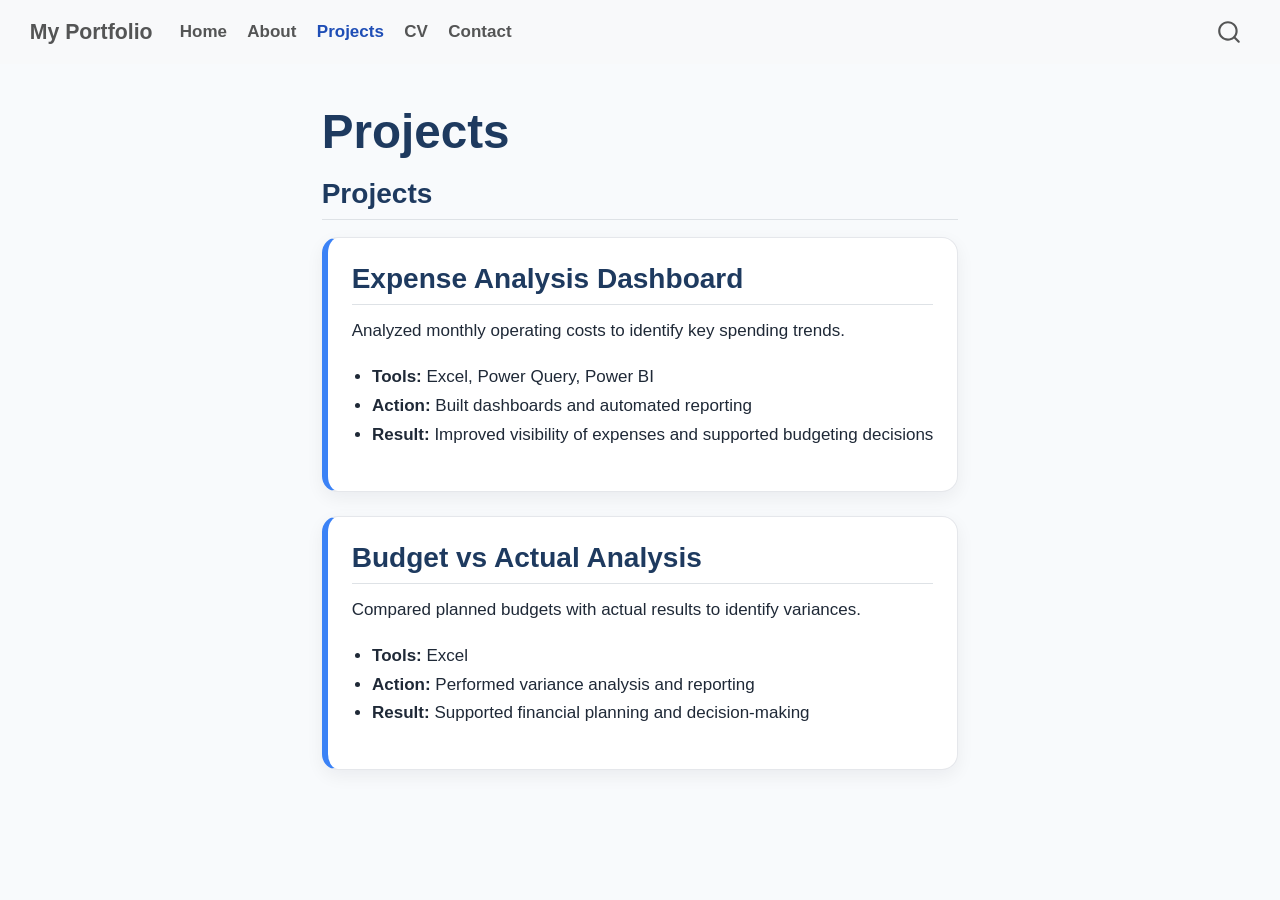
<file: docs/projects.html>
<!DOCTYPE html>
<html xmlns="http://www.w3.org/1999/xhtml" lang="en" xml:lang="en"><head>

<meta charset="utf-8">
<meta name="generator" content="quarto-1.9.33">

<meta name="viewport" content="width=device-width, initial-scale=1.0, user-scalable=yes">


<title>Projects – My Portfolio</title>
<style>
/* Default styles provided by pandoc.
** See https://pandoc.org/MANUAL.html#variables-for-html for config info.
*/
code{white-space: pre-wrap;}
span.smallcaps{font-variant: small-caps;}
div.columns{display: flex; gap: min(4vw, 1.5em);}
div.column{flex: auto; overflow-x: auto;}
div.hanging-indent{margin-left: 1.5em; text-indent: -1.5em;}
ul.task-list{list-style: none;}
ul.task-list li input[type="checkbox"] {
  width: 0.8em;
  margin: 0 0.8em 0.2em -1em; /* quarto-specific, see https://github.com/quarto-dev/quarto-cli/issues/4556 */ 
  vertical-align: middle;
}
</style>


<script src="site_libs/quarto-nav/quarto-nav.js"></script>
<script src="site_libs/quarto-nav/headroom.min.js"></script>
<script src="site_libs/clipboard/clipboard.min.js"></script>
<script src="site_libs/quarto-search/autocomplete.umd.js"></script>
<script src="site_libs/quarto-search/fuse.min.js"></script>
<script src="site_libs/quarto-search/quarto-search.js"></script>
<meta name="quarto:offset" content="./">
<script src="site_libs/quarto-html/quarto.js" type="module"></script>
<script src="site_libs/quarto-html/tabsets/tabsets.js" type="module"></script>
<script src="site_libs/quarto-html/popper.min.js"></script>
<script src="site_libs/quarto-html/tippy.umd.min.js"></script>
<script src="site_libs/quarto-html/anchor.min.js"></script>
<link href="site_libs/quarto-html/tippy.css" rel="stylesheet">
<link href="site_libs/quarto-html/quarto-syntax-highlighting-6d4e4c6c342646cac9792aff734a6985.css" rel="stylesheet" id="quarto-text-highlighting-styles">
<script src="site_libs/bootstrap/bootstrap.min.js"></script>
<link href="site_libs/bootstrap/bootstrap-icons.css" rel="stylesheet">
<link href="site_libs/bootstrap/bootstrap-a0f9fd0d421825b736dc1bbcbcba2219.min.css" rel="stylesheet" append-hash="true" id="quarto-bootstrap" data-mode="light">
<script id="quarto-search-options" type="application/json">{
  "location": "navbar",
  "copy-button": false,
  "collapse-after": 3,
  "panel-placement": "end",
  "type": "overlay",
  "limit": 50,
  "keyboard-shortcut": [
    "f",
    "/",
    "s"
  ],
  "show-item-context": false,
  "language": {
    "search-no-results-text": "No results",
    "search-matching-documents-text": "matching documents",
    "search-copy-link-title": "Copy link to search",
    "search-hide-matches-text": "Hide additional matches",
    "search-more-match-text": "more match in this document",
    "search-more-matches-text": "more matches in this document",
    "search-clear-button-title": "Clear",
    "search-text-placeholder": "",
    "search-detached-cancel-button-title": "Cancel",
    "search-submit-button-title": "Submit",
    "search-label": "Search"
  }
}</script>


<link rel="stylesheet" href="styles.css">
</head>

<body class="nav-fixed fullcontent quarto-light">

<div id="quarto-search-results"></div>
  <header id="quarto-header" class="headroom fixed-top">
    <nav class="navbar navbar-expand-lg " data-bs-theme="dark">
      <div class="navbar-container container-fluid">
      <div class="navbar-brand-container mx-auto">
    <a class="navbar-brand" href="./index.html">
    <span class="navbar-title">My Portfolio</span>
    </a>
  </div>
            <div id="quarto-search" class="" title="Search"></div>
          <button class="navbar-toggler" type="button" data-bs-toggle="collapse" data-bs-target="#navbarCollapse" aria-controls="navbarCollapse" role="menu" aria-expanded="false" aria-label="Toggle navigation" onclick="if (window.quartoToggleHeadroom) { window.quartoToggleHeadroom(); }">
  <span class="navbar-toggler-icon"></span>
</button>
          <div class="collapse navbar-collapse" id="navbarCollapse">
            <ul class="navbar-nav navbar-nav-scroll me-auto">
  <li class="nav-item">
    <a class="nav-link" href="./index.html"> 
<span class="menu-text">Home</span></a>
  </li>  
  <li class="nav-item">
    <a class="nav-link" href="./about.html"> 
<span class="menu-text">About</span></a>
  </li>  
  <li class="nav-item">
    <a class="nav-link active" href="./projects.html" aria-current="page"> 
<span class="menu-text">Projects</span></a>
  </li>  
  <li class="nav-item">
    <a class="nav-link" href="./cv.html"> 
<span class="menu-text">CV</span></a>
  </li>  
  <li class="nav-item">
    <a class="nav-link" href="./contact.html"> 
<span class="menu-text">Contact</span></a>
  </li>  
</ul>
          </div> <!-- /navcollapse -->
            <div class="quarto-navbar-tools">
</div>
      </div> <!-- /container-fluid -->
    </nav>
</header>
<!-- content -->
<div id="quarto-content" class="quarto-container page-columns page-rows-contents page-layout-article page-navbar">
<!-- sidebar -->
<!-- margin-sidebar -->
    
<!-- main -->
<main class="content" id="quarto-document-content">

<header id="title-block-header" class="quarto-title-block default">
<div class="quarto-title">
<h1 class="title">Projects</h1>
</div>



<div class="quarto-title-meta">

    
  
    
  </div>
  


</header>


<section id="projects" class="level2">
<h2 class="anchored" data-anchor-id="projects">Projects</h2>
<div class="project-card">
<h2 class="anchored">
Expense Analysis Dashboard
</h2>
<p>
Analyzed monthly operating costs to identify key spending trends.
</p>
<ul>
<li>
<strong>Tools:</strong> Excel, Power Query, Power BI
</li>
<li>
<strong>Action:</strong> Built dashboards and automated reporting
</li>
<li>
<strong>Result:</strong> Improved visibility of expenses and supported budgeting decisions
</li>
</ul>
</div>
<div class="project-card">
<h2 class="anchored">
Budget vs Actual Analysis
</h2>
<p>
Compared planned budgets with actual results to identify variances.
</p>
<ul>
<li>
<strong>Tools:</strong> Excel
</li>
<li>
<strong>Action:</strong> Performed variance analysis and reporting
</li>
<li>
<strong>Result:</strong> Supported financial planning and decision-making
</li>
</ul>
</div>


</section>

</main> <!-- /main -->
<script id="quarto-html-after-body" type="application/javascript">
  window.document.addEventListener("DOMContentLoaded", function (event) {
    const icon = "";
    const anchorJS = new window.AnchorJS();
    anchorJS.options = {
      placement: 'right',
      icon: icon
    };
    anchorJS.add('.anchored');
    const isCodeAnnotation = (el) => {
      for (const clz of el.classList) {
        if (clz.startsWith('code-annotation-')) {                     
          return true;
        }
      }
      return false;
    }
    const onCopySuccess = function(e) {
      // button target
      const button = e.trigger;
      // don't keep focus
      button.blur();
      // flash "checked"
      button.classList.add('code-copy-button-checked');
      var currentTitle = button.getAttribute("title");
      button.setAttribute("title", "Copied!");
      let tooltip;
      if (window.bootstrap) {
        button.setAttribute("data-bs-toggle", "tooltip");
        button.setAttribute("data-bs-placement", "left");
        button.setAttribute("data-bs-title", "Copied!");
        tooltip = new bootstrap.Tooltip(button, 
          { trigger: "manual", 
            customClass: "code-copy-button-tooltip",
            offset: [0, -8]});
        tooltip.show();    
      }
      setTimeout(function() {
        if (tooltip) {
          tooltip.hide();
          button.removeAttribute("data-bs-title");
          button.removeAttribute("data-bs-toggle");
          button.removeAttribute("data-bs-placement");
        }
        button.setAttribute("title", currentTitle);
        button.classList.remove('code-copy-button-checked');
      }, 1000);
      // clear code selection
      e.clearSelection();
    }
    const getTextToCopy = function(trigger) {
      const outerScaffold = trigger.parentElement.cloneNode(true);
      const codeEl = outerScaffold.querySelector('code');
      for (const childEl of codeEl.children) {
        if (isCodeAnnotation(childEl)) {
          childEl.remove();
        }
      }
      return codeEl.innerText;
    }
    const clipboard = new window.ClipboardJS('.code-copy-button:not([data-in-quarto-modal])', {
      text: getTextToCopy
    });
    clipboard.on('success', onCopySuccess);
    if (window.document.getElementById('quarto-embedded-source-code-modal')) {
      const clipboardModal = new window.ClipboardJS('.code-copy-button[data-in-quarto-modal]', {
        text: getTextToCopy,
        container: window.document.getElementById('quarto-embedded-source-code-modal')
      });
      clipboardModal.on('success', onCopySuccess);
    }
      var localhostRegex = new RegExp(/^(?:http|https):\/\/localhost\:?[0-9]*\//);
      var mailtoRegex = new RegExp(/^mailto:/);
        var filterRegex = new RegExp('/' + window.location.host + '/');
      var isInternal = (href) => {
          return filterRegex.test(href) || localhostRegex.test(href) || mailtoRegex.test(href);
      }
      // Inspect non-navigation links and adorn them if external
     var links = window.document.querySelectorAll('a[href]:not(.nav-link):not(.navbar-brand):not(.toc-action):not(.sidebar-link):not(.sidebar-item-toggle):not(.pagination-link):not(.no-external):not([aria-hidden]):not(.dropdown-item):not(.quarto-navigation-tool):not(.about-link)');
      for (var i=0; i<links.length; i++) {
        const link = links[i];
        if (!isInternal(link.href)) {
          // undo the damage that might have been done by quarto-nav.js in the case of
          // links that we want to consider external
          if (link.dataset.originalHref !== undefined) {
            link.href = link.dataset.originalHref;
          }
        }
      }
    function tippyHover(el, contentFn, onTriggerFn, onUntriggerFn) {
      const config = {
        allowHTML: true,
        maxWidth: 500,
        delay: 100,
        arrow: false,
        appendTo: function(el) {
            return el.parentElement;
        },
        interactive: true,
        interactiveBorder: 10,
        theme: 'quarto',
        placement: 'bottom-start',
      };
      if (contentFn) {
        config.content = contentFn;
      }
      if (onTriggerFn) {
        config.onTrigger = onTriggerFn;
      }
      if (onUntriggerFn) {
        config.onUntrigger = onUntriggerFn;
      }
      window.tippy(el, config); 
    }
    const noterefs = window.document.querySelectorAll('a[role="doc-noteref"]');
    for (var i=0; i<noterefs.length; i++) {
      const ref = noterefs[i];
      tippyHover(ref, function() {
        // use id or data attribute instead here
        let href = ref.getAttribute('data-footnote-href') || ref.getAttribute('href');
        try { href = new URL(href).hash; } catch {}
        const id = href.replace(/^#\/?/, "");
        const note = window.document.getElementById(id);
        if (note) {
          return note.innerHTML;
        } else {
          return "";
        }
      });
    }
    const xrefs = window.document.querySelectorAll('a.quarto-xref');
    const processXRef = (id, note) => {
      // Strip column container classes
      const stripColumnClz = (el) => {
        el.classList.remove("page-full", "page-columns");
        if (el.children) {
          for (const child of el.children) {
            stripColumnClz(child);
          }
        }
      }
      stripColumnClz(note)
      if (id === null || id.startsWith('sec-')) {
        // Special case sections, only their first couple elements
        const container = document.createElement("div");
        if (note.children && note.children.length > 2) {
          container.appendChild(note.children[0].cloneNode(true));
          for (let i = 1; i < note.children.length; i++) {
            const child = note.children[i];
            if (child.tagName === "P" && child.innerText === "") {
              continue;
            } else {
              container.appendChild(child.cloneNode(true));
              break;
            }
          }
          if (window.Quarto?.typesetMath) {
            window.Quarto.typesetMath(container);
          }
          return container.innerHTML
        } else {
          if (window.Quarto?.typesetMath) {
            window.Quarto.typesetMath(note);
          }
          return note.innerHTML;
        }
      } else {
        // Remove any anchor links if they are present
        const anchorLink = note.querySelector('a.anchorjs-link');
        if (anchorLink) {
          anchorLink.remove();
        }
        if (window.Quarto?.typesetMath) {
          window.Quarto.typesetMath(note);
        }
        if (note.classList.contains("callout")) {
          return note.outerHTML;
        } else {
          return note.innerHTML;
        }
      }
    }
    for (var i=0; i<xrefs.length; i++) {
      const xref = xrefs[i];
      tippyHover(xref, undefined, function(instance) {
        instance.disable();
        let url = xref.getAttribute('href');
        let hash = undefined; 
        if (url.startsWith('#')) {
          hash = url;
        } else {
          try { hash = new URL(url).hash; } catch {}
        }
        if (hash) {
          const id = hash.replace(/^#\/?/, "");
          const note = window.document.getElementById(id);
          if (note !== null) {
            try {
              const html = processXRef(id, note.cloneNode(true));
              instance.setContent(html);
            } finally {
              instance.enable();
              instance.show();
            }
          } else {
            // See if we can fetch this
            fetch(url.split('#')[0])
            .then(res => res.text())
            .then(html => {
              const parser = new DOMParser();
              const htmlDoc = parser.parseFromString(html, "text/html");
              const note = htmlDoc.getElementById(id);
              if (note !== null) {
                const html = processXRef(id, note);
                instance.setContent(html);
              } 
            }).finally(() => {
              instance.enable();
              instance.show();
            });
          }
        } else {
          // See if we can fetch a full url (with no hash to target)
          // This is a special case and we should probably do some content thinning / targeting
          fetch(url)
          .then(res => res.text())
          .then(html => {
            const parser = new DOMParser();
            const htmlDoc = parser.parseFromString(html, "text/html");
            const note = htmlDoc.querySelector('main.content');
            if (note !== null) {
              // This should only happen for chapter cross references
              // (since there is no id in the URL)
              // remove the first header
              if (note.children.length > 0 && note.children[0].tagName === "HEADER") {
                note.children[0].remove();
              }
              const html = processXRef(null, note);
              instance.setContent(html);
            } 
          }).finally(() => {
            instance.enable();
            instance.show();
          });
        }
      }, function(instance) {
      });
    }
        let selectedAnnoteEl;
        const selectorForAnnotation = ( cell, annotation) => {
          let cellAttr = 'data-code-cell="' + cell + '"';
          let lineAttr = 'data-code-annotation="' +  annotation + '"';
          const selector = 'span[' + cellAttr + '][' + lineAttr + ']';
          return selector;
        }
        const selectCodeLines = (annoteEl) => {
          const doc = window.document;
          const targetCell = annoteEl.getAttribute("data-target-cell");
          const targetAnnotation = annoteEl.getAttribute("data-target-annotation");
          const annoteSpan = window.document.querySelector(selectorForAnnotation(targetCell, targetAnnotation));
          const lines = annoteSpan.getAttribute("data-code-lines").split(",");
          const lineIds = lines.map((line) => {
            return targetCell + "-" + line;
          })
          let top = null;
          let height = null;
          let parent = null;
          if (lineIds.length > 0) {
              //compute the position of the single el (top and bottom and make a div)
              const el = window.document.getElementById(lineIds[0]);
              top = el.offsetTop;
              height = el.offsetHeight;
              parent = el.parentElement.parentElement;
            if (lineIds.length > 1) {
              const lastEl = window.document.getElementById(lineIds[lineIds.length - 1]);
              const bottom = lastEl.offsetTop + lastEl.offsetHeight;
              height = bottom - top;
            }
            if (top !== null && height !== null && parent !== null) {
              // cook up a div (if necessary) and position it 
              let div = window.document.getElementById("code-annotation-line-highlight");
              if (div === null) {
                div = window.document.createElement("div");
                div.setAttribute("id", "code-annotation-line-highlight");
                div.style.position = 'absolute';
                parent.appendChild(div);
              }
              div.style.top = top - 2 + "px";
              div.style.height = height + 4 + "px";
              div.style.left = 0;
              let gutterDiv = window.document.getElementById("code-annotation-line-highlight-gutter");
              if (gutterDiv === null) {
                gutterDiv = window.document.createElement("div");
                gutterDiv.setAttribute("id", "code-annotation-line-highlight-gutter");
                gutterDiv.style.position = 'absolute';
                const codeCell = window.document.getElementById(targetCell);
                const gutter = codeCell.querySelector('.code-annotation-gutter');
                gutter.appendChild(gutterDiv);
              }
              gutterDiv.style.top = top - 2 + "px";
              gutterDiv.style.height = height + 4 + "px";
            }
            selectedAnnoteEl = annoteEl;
          }
        };
        const unselectCodeLines = () => {
          const elementsIds = ["code-annotation-line-highlight", "code-annotation-line-highlight-gutter"];
          elementsIds.forEach((elId) => {
            const div = window.document.getElementById(elId);
            if (div) {
              div.remove();
            }
          });
          selectedAnnoteEl = undefined;
        };
          // Handle positioning of the toggle
      window.addEventListener(
        "resize",
        throttle(() => {
          elRect = undefined;
          if (selectedAnnoteEl) {
            selectCodeLines(selectedAnnoteEl);
          }
        }, 10)
      );
      function throttle(fn, ms) {
      let throttle = false;
      let timer;
        return (...args) => {
          if(!throttle) { // first call gets through
              fn.apply(this, args);
              throttle = true;
          } else { // all the others get throttled
              if(timer) clearTimeout(timer); // cancel #2
              timer = setTimeout(() => {
                fn.apply(this, args);
                timer = throttle = false;
              }, ms);
          }
        };
      }
        // Attach click handler to the DT
        const annoteDls = window.document.querySelectorAll('dt[data-target-cell]');
        for (const annoteDlNode of annoteDls) {
          annoteDlNode.addEventListener('click', (event) => {
            const clickedEl = event.target;
            if (clickedEl !== selectedAnnoteEl) {
              unselectCodeLines();
              const activeEl = window.document.querySelector('dt[data-target-cell].code-annotation-active');
              if (activeEl) {
                activeEl.classList.remove('code-annotation-active');
              }
              selectCodeLines(clickedEl);
              clickedEl.classList.add('code-annotation-active');
            } else {
              // Unselect the line
              unselectCodeLines();
              clickedEl.classList.remove('code-annotation-active');
            }
          });
        }
    const findCites = (el) => {
      const parentEl = el.parentElement;
      if (parentEl) {
        const cites = parentEl.dataset.cites;
        if (cites) {
          return {
            el,
            cites: cites.split(' ')
          };
        } else {
          return findCites(el.parentElement)
        }
      } else {
        return undefined;
      }
    };
    var bibliorefs = window.document.querySelectorAll('a[role="doc-biblioref"]');
    for (var i=0; i<bibliorefs.length; i++) {
      const ref = bibliorefs[i];
      const citeInfo = findCites(ref);
      if (citeInfo) {
        tippyHover(citeInfo.el, function() {
          var popup = window.document.createElement('div');
          citeInfo.cites.forEach(function(cite) {
            var citeDiv = window.document.createElement('div');
            citeDiv.classList.add('hanging-indent');
            citeDiv.classList.add('csl-entry');
            var biblioDiv = window.document.getElementById('ref-' + cite);
            if (biblioDiv) {
              citeDiv.innerHTML = biblioDiv.innerHTML;
            }
            popup.appendChild(citeDiv);
          });
          return popup.innerHTML;
        });
      }
    }
  });
  </script>
</div> <!-- /content -->




</body></html>
</file>
<file: docs/site_libs/quarto-html/tippy.css>
.tippy-box[data-animation=fade][data-state=hidden]{opacity:0}[data-tippy-root]{max-width:calc(100vw - 10px)}.tippy-box{position:relative;background-color:#333;color:#fff;border-radius:4px;font-size:14px;line-height:1.4;white-space:normal;outline:0;transition-property:transform,visibility,opacity}.tippy-box[data-placement^=top]>.tippy-arrow{bottom:0}.tippy-box[data-placement^=top]>.tippy-arrow:before{bottom:-7px;left:0;border-width:8px 8px 0;border-top-color:initial;transform-origin:center top}.tippy-box[data-placement^=bottom]>.tippy-arrow{top:0}.tippy-box[data-placement^=bottom]>.tippy-arrow:before{top:-7px;left:0;border-width:0 8px 8px;border-bottom-color:initial;transform-origin:center bottom}.tippy-box[data-placement^=left]>.tippy-arrow{right:0}.tippy-box[data-placement^=left]>.tippy-arrow:before{border-width:8px 0 8px 8px;border-left-color:initial;right:-7px;transform-origin:center left}.tippy-box[data-placement^=right]>.tippy-arrow{left:0}.tippy-box[data-placement^=right]>.tippy-arrow:before{left:-7px;border-width:8px 8px 8px 0;border-right-color:initial;transform-origin:center right}.tippy-box[data-inertia][data-state=visible]{transition-timing-function:cubic-bezier(.54,1.5,.38,1.11)}.tippy-arrow{width:16px;height:16px;color:#333}.tippy-arrow:before{content:"";position:absolute;border-color:transparent;border-style:solid}.tippy-content{position:relative;padding:5px 9px;z-index:1}
</file>
<file: docs/site_libs/quarto-html/quarto-syntax-highlighting-6d4e4c6c342646cac9792aff734a6985.css>
/* quarto syntax highlight colors */
:root {
  --quarto-hl-ot-color: #003B4F;
  --quarto-hl-at-color: #657422;
  --quarto-hl-ss-color: #20794D;
  --quarto-hl-an-color: #5E5E5E;
  --quarto-hl-fu-color: #4758AB;
  --quarto-hl-st-color: #20794D;
  --quarto-hl-cf-color: #003B4F;
  --quarto-hl-op-color: #5E5E5E;
  --quarto-hl-er-color: #AD0000;
  --quarto-hl-bn-color: #AD0000;
  --quarto-hl-al-color: #AD0000;
  --quarto-hl-va-color: #111111;
  --quarto-hl-bu-color: inherit;
  --quarto-hl-ex-color: inherit;
  --quarto-hl-pp-color: #AD0000;
  --quarto-hl-in-color: #5E5E5E;
  --quarto-hl-vs-color: #20794D;
  --quarto-hl-wa-color: #5E5E5E;
  --quarto-hl-do-color: #5E5E5E;
  --quarto-hl-im-color: #00769E;
  --quarto-hl-ch-color: #20794D;
  --quarto-hl-dt-color: #AD0000;
  --quarto-hl-fl-color: #AD0000;
  --quarto-hl-co-color: #5E5E5E;
  --quarto-hl-cv-color: #5E5E5E;
  --quarto-hl-cn-color: #8f5902;
  --quarto-hl-sc-color: #5E5E5E;
  --quarto-hl-dv-color: #AD0000;
  --quarto-hl-kw-color: #003B4F;
}

/* other quarto variables */
:root {
  --quarto-font-monospace: SFMono-Regular, Menlo, Monaco, Consolas, "Liberation Mono", "Courier New", monospace;
}

/* syntax highlight based on Pandoc's rules */
pre > code.sourceCode > span {
  color: #003B4F;
}

code.sourceCode > span {
  color: #003B4F;
}

div.sourceCode,
div.sourceCode pre.sourceCode {
  color: #003B4F;
}

/* Normal */
code span {
  color: #003B4F;
}

/* Alert */
code span.al {
  color: #AD0000;
  font-style: inherit;
}

/* Annotation */
code span.an {
  color: #5E5E5E;
  font-style: inherit;
}

/* Attribute */
code span.at {
  color: #657422;
  font-style: inherit;
}

/* BaseN */
code span.bn {
  color: #AD0000;
  font-style: inherit;
}

/* BuiltIn */
code span.bu {
  font-style: inherit;
}

/* ControlFlow */
code span.cf {
  color: #003B4F;
  font-weight: bold;
  font-style: inherit;
}

/* Char */
code span.ch {
  color: #20794D;
  font-style: inherit;
}

/* Constant */
code span.cn {
  color: #8f5902;
  font-style: inherit;
}

/* Comment */
code span.co {
  color: #5E5E5E;
  font-style: inherit;
}

/* CommentVar */
code span.cv {
  color: #5E5E5E;
  font-style: italic;
}

/* Documentation */
code span.do {
  color: #5E5E5E;
  font-style: italic;
}

/* DataType */
code span.dt {
  color: #AD0000;
  font-style: inherit;
}

/* DecVal */
code span.dv {
  color: #AD0000;
  font-style: inherit;
}

/* Error */
code span.er {
  color: #AD0000;
  font-style: inherit;
}

/* Extension */
code span.ex {
  font-style: inherit;
}

/* Float */
code span.fl {
  color: #AD0000;
  font-style: inherit;
}

/* Function */
code span.fu {
  color: #4758AB;
  font-style: inherit;
}

/* Import */
code span.im {
  color: #00769E;
  font-style: inherit;
}

/* Information */
code span.in {
  color: #5E5E5E;
  font-style: inherit;
}

/* Keyword */
code span.kw {
  color: #003B4F;
  font-weight: bold;
  font-style: inherit;
}

/* Operator */
code span.op {
  color: #5E5E5E;
  font-style: inherit;
}

/* Other */
code span.ot {
  color: #003B4F;
  font-style: inherit;
}

/* Preprocessor */
code span.pp {
  color: #AD0000;
  font-style: inherit;
}

/* SpecialChar */
code span.sc {
  color: #5E5E5E;
  font-style: inherit;
}

/* SpecialString */
code span.ss {
  color: #20794D;
  font-style: inherit;
}

/* String */
code span.st {
  color: #20794D;
  font-style: inherit;
}

/* Variable */
code span.va {
  color: #111111;
  font-style: inherit;
}

/* VerbatimString */
code span.vs {
  color: #20794D;
  font-style: inherit;
}

/* Warning */
code span.wa {
  color: #5E5E5E;
  font-style: italic;
}

.prevent-inlining {
  content: "</";
}

/*# sourceMappingURL=96bbee688dac3e3fdada8f11ff6f21d2.css.map */
</file>
<file: docs/styles.css>
body {
  font-family: "Segoe UI", Arial, sans-serif;
  line-height: 1.7;
  color: #1f2937;
  background-color: #f8fafc;
}

main {
  max-width: 980px;
  margin: auto;
  padding: 20px;
}

h1, h2, h3 {
  font-weight: 700;
  color: #1e3a5f;
}

h1 {
  font-size: 2.8rem;
  margin-bottom: 0.5rem;
}

h2 {
  margin-top: 2rem;
  margin-bottom: 1rem;
}

.navbar {
  font-weight: 600;
}

.navbar-brand {
  font-weight: 700;
}

a {
  text-decoration: none;
}

a:hover {
  text-decoration: underline;
}

.hero {
  background: linear-gradient(135deg, #eaf2ff, #f8fbff);
  border: 1px solid #dbe7f5;
  border-radius: 18px;
  padding: 40px 32px;
  margin: 20px 0 40px 0;
  box-shadow: 0 8px 24px rgba(30, 58, 95, 0.08);
}

.hero h1 {
  margin-top: 0;
}

.hero p,
.hero .subtitle {
  font-size: 1.1rem;
  color: #334155;
}

.btn {
  margin-right: 12px;
  margin-top: 10px;
  border-radius: 10px;
  padding: 10px 18px;
  font-weight: 600;
}

.feature-grid {
  display: grid;
  grid-template-columns: repeat(auto-fit, minmax(240px, 1fr));
  gap: 20px;
  margin-top: 24px;
}

.feature-card {
  background: white;
  border: 1px solid #e5e7eb;
  border-radius: 16px;
  padding: 22px;
  box-shadow: 0 6px 18px rgba(15, 23, 42, 0.06);
}

.project-card {
  background: white;
  border: 1px solid #e5e7eb;
  border-left: 6px solid #3b82f6;
  border-radius: 16px;
  padding: 24px;
  margin-bottom: 24px;
  box-shadow: 0 6px 18px rgba(15, 23, 42, 0.06);
}

.project-card h2 {
  margin-top: 0;
  margin-bottom: 12px;
}

ul {
  padding-left: 1.2rem;
}

.hero {
  background: linear-gradient(135deg, #eef4ff, #f8fbff);
  border-radius: 20px;
  padding: 40px;
  margin-bottom: 40px;
}

.project-card {
  transition: transform 0.2s ease;
}

.project-card:hover {
  transform: translateY(-5px);
}
</file>
